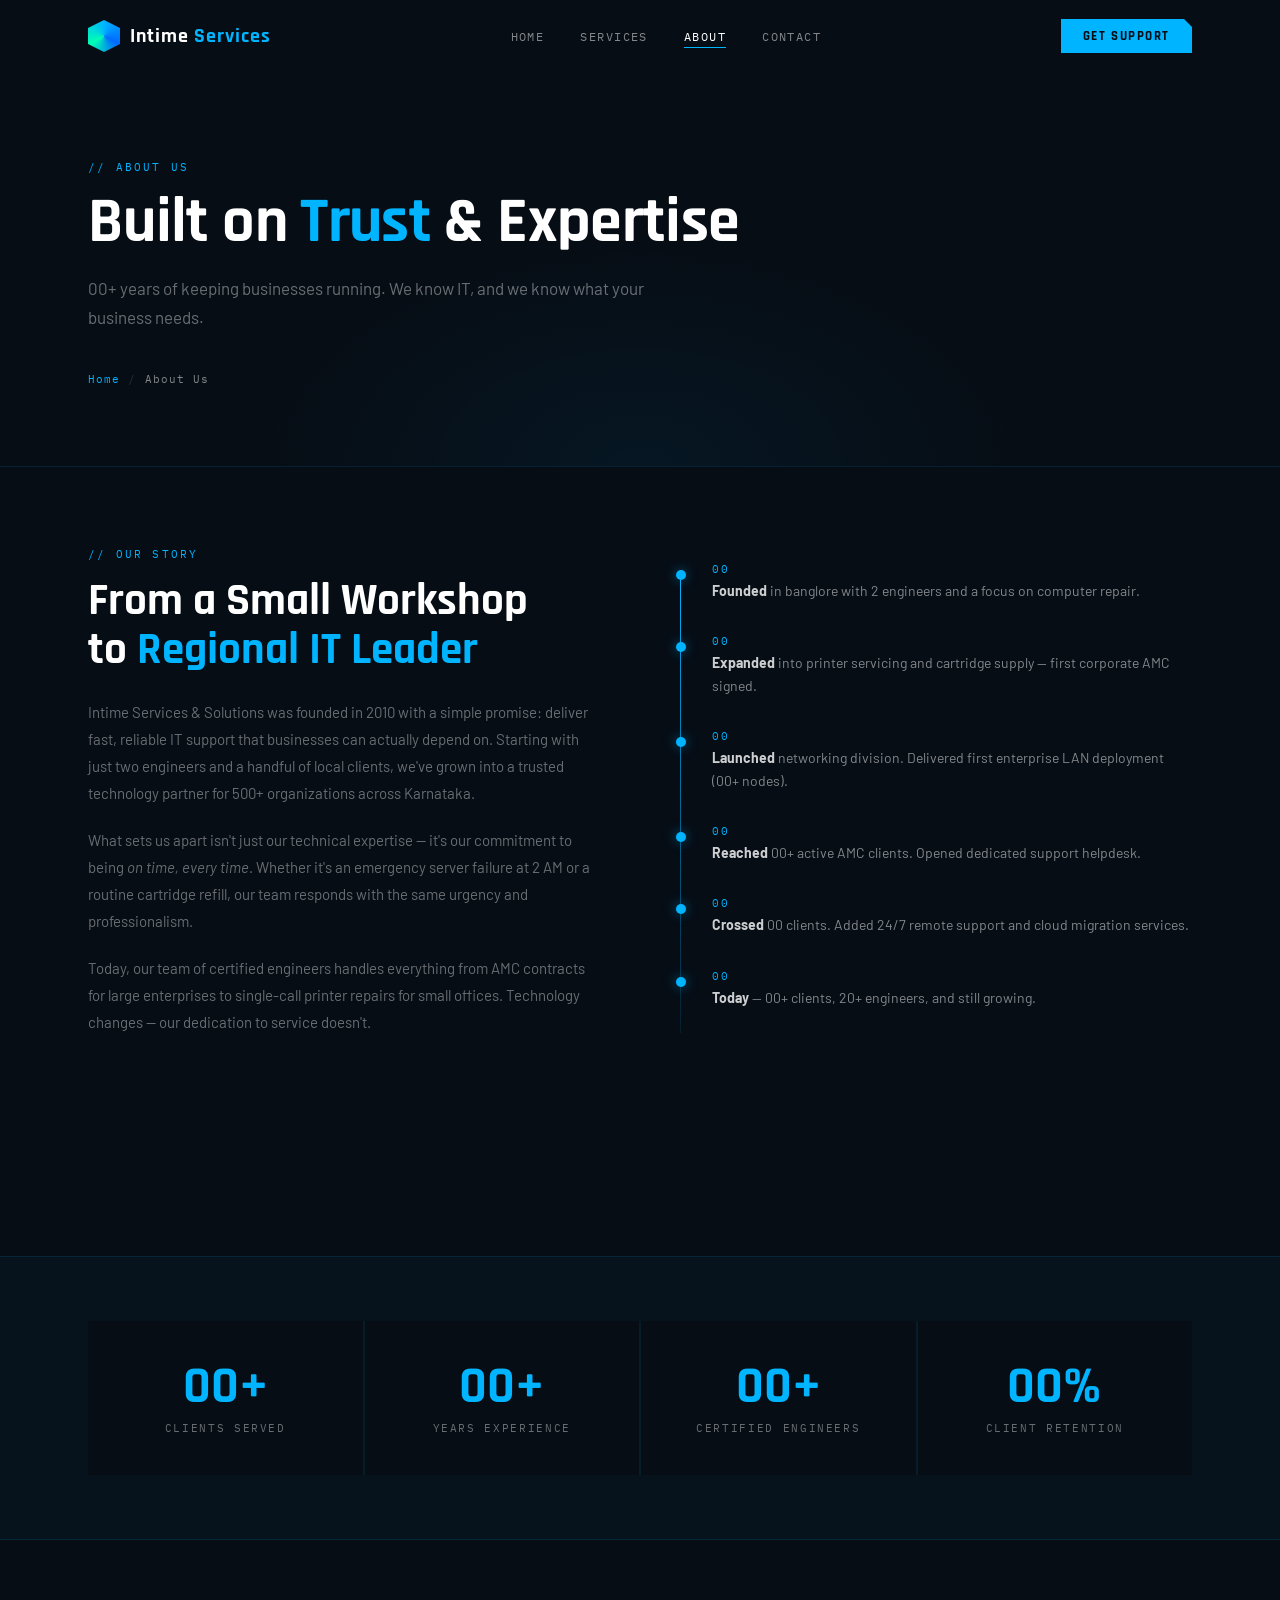
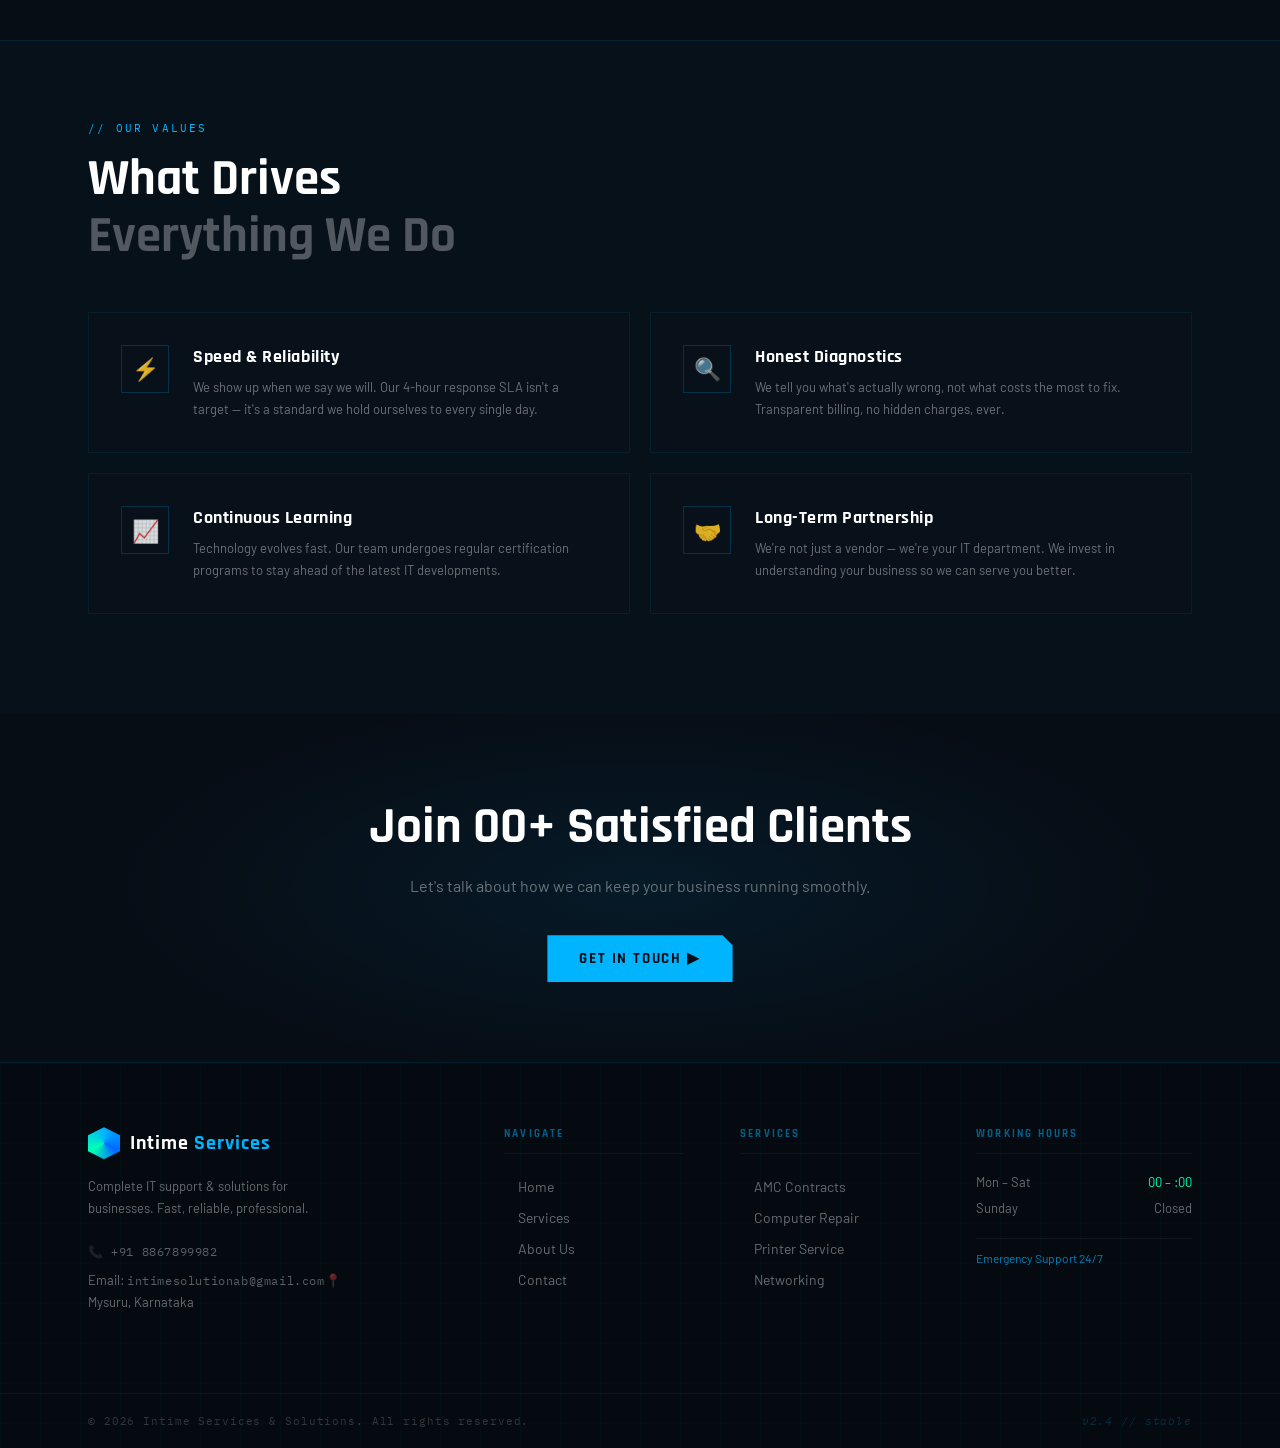
<file: about.html>
<!DOCTYPE html>
<html lang="en">
<head>
  <meta charset="UTF-8"/>
  <meta name="viewport" content="width=device-width, initial-scale=1.0"/>
  <title>About Us — Intime Services & Solutions</title>
  <link href="https://fonts.googleapis.com/css2?family=Rajdhani:wght@400;500;600;700&family=IBM+Plex+Mono:wght@300;400;500&family=Barlow:wght@300;400;500;600&display=swap" rel="stylesheet"/>
  <link rel="stylesheet" href="shared.css"/>
  <style>
    .about-section { padding: 80px 0 100px; }

    /* STORY */
    .story-grid {
      display: grid;
      grid-template-columns: 1fr 1fr;
      gap: 80px;
      align-items: center;
      margin-bottom: 100px;
    }
    .story-tag {
      font-family: 'IBM Plex Mono', monospace;
      font-size: 11px;
      color: var(--accent);
      letter-spacing: 0.2em;
      text-transform: uppercase;
      margin-bottom: 16px;
    }
    .story-title {
      font-family: 'Rajdhani', sans-serif;
      font-size: clamp(32px, 3.5vw, 52px);
      font-weight: 700;
      color: #fff;
      line-height: 1.1;
      margin-bottom: 24px;
    }
    .story-title span { color: var(--accent); }
    .story-body p {
      font-size: 15px;
      color: var(--muted);
      line-height: 1.8;
      margin-bottom: 20px;
    }

    /* TIMELINE */
    .story-timeline {
      position: relative;
      padding-left: 32px;
    }
    .story-timeline::before {
      content: '';
      position: absolute;
      left: 0; top: 8px; bottom: 8px;
      width: 1px;
      background: linear-gradient(180deg, var(--accent), rgba(0,180,255,0.1));
    }
    .tl-item {
      position: relative;
      margin-bottom: 32px;
    }
    .tl-item::before {
      content: '';
      position: absolute;
      left: -36px; top: 8px;
      width: 10px; height: 10px;
      border-radius: 50%;
      background: var(--accent);
      box-shadow: 0 0 12px rgba(0,180,255,0.5);
    }
    .tl-year {
      font-family: 'IBM Plex Mono', monospace;
      font-size: 11px;
      color: var(--accent);
      letter-spacing: 0.15em;
      margin-bottom: 4px;
    }
    .tl-text {
      font-family: 'Barlow', sans-serif;
      font-size: 14px;
      color: rgba(255,255,255,0.5);
      line-height: 1.6;
    }
    .tl-text strong { color: rgba(255,255,255,0.8); }

    /* STATS */
    .stats-band {
      background: rgba(0,180,255,0.03);
      border: 1px solid var(--border);
      border-left: none; border-right: none;
      padding: 64px 0;
      margin-bottom: 100px;
    }
    .stats-grid {
      display: grid;
      grid-template-columns: repeat(4, 1fr);
      gap: 2px;
      background: rgba(0,180,255,0.06);
    }
    .stat-box {
      background: var(--bg);
      padding: 40px 32px;
      text-align: center;
    }
    .stat-box-num {
      font-family: 'Rajdhani', sans-serif;
      font-size: 52px;
      font-weight: 700;
      color: var(--accent);
      line-height: 1;
      margin-bottom: 8px;
    }
    .stat-box-label {
      font-family: 'IBM Plex Mono', monospace;
      font-size: 11px;
      color: var(--muted);
      letter-spacing: 0.15em;
      text-transform: uppercase;
    }

    /* TEAM */
    .section-tag {
      font-family: 'IBM Plex Mono', monospace;
      font-size: 11px;
      color: var(--accent);
      letter-spacing: 0.2em;
      text-transform: uppercase;
      margin-bottom: 16px;
    }
    .section-title {
      font-family: 'Rajdhani', sans-serif;
      font-size: clamp(32px, 4vw, 52px);
      font-weight: 700;
      color: #fff;
      line-height: 1.1;
      margin-bottom: 48px;
    }
    .section-title .dim { color: rgba(255,255,255,0.3); }

    .team-grid {
      display: grid;
      grid-template-columns: repeat(3, 1fr);
      gap: 20px;
      margin-bottom: 100px;
    }
    .team-card {
      background: rgba(10,18,28,0.8);
      border: 1px solid rgba(0,180,255,0.1);
      padding: 36px;
      transition: all 0.3s;
      position: relative;
      overflow: hidden;
    }
    .team-card::before {
      content: '';
      position: absolute;
      bottom: 0; left: 0; right: 0;
      height: 2px;
      background: linear-gradient(90deg, transparent, var(--accent), transparent);
      transform: translateX(-100%);
      transition: transform 0.4s;
    }
    .team-card:hover::before { transform: translateX(0); }
    .team-card:hover { border-color: rgba(0,180,255,0.25); }
    .team-avatar {
      width: 64px; height: 64px;
      border-radius: 4px;
      background: linear-gradient(135deg, rgba(0,180,255,0.2), rgba(0,106,255,0.2));
      border: 1px solid rgba(0,180,255,0.2);
      display: flex;
      align-items: center;
      justify-content: center;
      font-size: 28px;
      margin-bottom: 20px;
    }
    .team-name {
      font-family: 'Rajdhani', sans-serif;
      font-size: 20px;
      font-weight: 700;
      color: #fff;
      letter-spacing: 0.03em;
      margin-bottom: 4px;
    }
    .team-role {
      font-family: 'IBM Plex Mono', monospace;
      font-size: 11px;
      color: var(--accent);
      letter-spacing: 0.12em;
      margin-bottom: 16px;
    }
    .team-bio {
      font-size: 13px;
      color: var(--muted);
      line-height: 1.7;
    }
    .team-skills {
      display: flex;
      flex-wrap: wrap;
      gap: 6px;
      margin-top: 16px;
    }
    .skill-tag {
      font-family: 'IBM Plex Mono', monospace;
      font-size: 10px;
      padding: 3px 8px;
      border: 1px solid rgba(0,180,255,0.15);
      color: rgba(0,180,255,0.6);
      letter-spacing: 0.08em;
    }

    /* VALUES */
    .values-section {
      padding: 80px 0 100px;
      background: rgba(0,180,255,0.02);
      border-top: 1px solid var(--border);
    }
    .values-grid {
      display: grid;
      grid-template-columns: repeat(2, 1fr);
      gap: 20px;
      margin-top: 48px;
    }
    .value-card {
      display: flex;
      gap: 24px;
      background: rgba(10,18,28,0.6);
      border: 1px solid rgba(0,180,255,0.08);
      padding: 32px;
      transition: border-color 0.2s;
    }
    .value-card:hover { border-color: rgba(0,180,255,0.2); }
    .value-icon {
      width: 48px; height: 48px;
      flex-shrink: 0;
      display: flex; align-items: center; justify-content: center;
      border: 1px solid rgba(0,180,255,0.2);
      font-size: 22px;
    }
    .value-card h3 {
      font-family: 'Rajdhani', sans-serif;
      font-size: 18px;
      font-weight: 700;
      color: #fff;
      margin-bottom: 8px;
      letter-spacing: 0.03em;
    }
    .value-card p {
      font-size: 13px;
      color: var(--muted);
      line-height: 1.7;
    }

    /* CTA */
    .cta-band {
      padding: 80px 0;
      text-align: center;
      position: relative;
      overflow: hidden;
    }
    .cta-band::before {
      content: '';
      position: absolute;
      inset: 0;
      background: radial-gradient(ellipse 60% 80% at 50% 50%, rgba(0,180,255,0.08) 0%, transparent 70%);
    }
    .cta-band h2 { font-family:'Rajdhani',sans-serif; font-size:clamp(32px,4vw,52px); font-weight:700; color:#fff; margin-bottom:16px; }
    .cta-band p { font-size:16px; color:var(--muted); margin-bottom:40px; }
    .btn-primary {
      display: inline-flex; align-items: center; gap: 10px;
      background: var(--accent); color: var(--bg);
      padding: 14px 32px;
      font-family: 'Rajdhani', sans-serif; font-size: 15px; font-weight: 700;
      letter-spacing: 0.12em; text-transform: uppercase; text-decoration: none;
      transition: all 0.25s;
      clip-path: polygon(0 0, calc(100% - 10px) 0, 100% 10px, 100% 100%, 0 100%);
    }
    .btn-primary:hover { background: #fff; transform: translateY(-2px); }

    @media (max-width: 900px) {
      .story-grid { grid-template-columns: 1fr; gap: 40px; }
      .stats-grid { grid-template-columns: 1fr 1fr; }
      .team-grid { grid-template-columns: 1fr 1fr; }
      .values-grid { grid-template-columns: 1fr; }
    }
    @media (max-width: 560px) {
      .stats-grid { grid-template-columns: 1fr 1fr; }
      .team-grid { grid-template-columns: 1fr; }
    }
  </style>
</head>
<body>
  <nav class="navbar" id="navbar">
    <div class="container nav-inner">
      <a href="index.html" class="nav-logo"><div class="logo-hex"></div><span>Intime <em>Services</em></span></a>
      <div class="nav-links" id="navLinks">
        <a href="index.html" class="nav-link">Home</a>
        <a href="services.html" class="nav-link">Services</a>
        <a href="about.html" class="nav-link active">About</a>
        <a href="contact.html" class="nav-link">Contact</a>
      </div>
      <a href="contact.html" class="nav-cta">Get Support</a>
      <button class="hamburger" id="hamburger"><span></span><span></span><span></span></button>
    </div>
  </nav>

  <main>
    <section class="page-hero">
      <div class="page-hero-bg"></div>
      <div class="container" style="position:relative;z-index:1;">
        <div class="page-hero-tag">// About Us</div>
        <h1>Built on <span>Trust</span> &amp; Expertise</h1>
        <p>00+ years of keeping businesses running. We know IT, and we know what your business needs.</p>
        <div class="breadcrumb">
          <a href="index.html">Home</a><span>/</span>
          <span style="color:rgba(255,255,255,0.5);">About Us</span>
        </div>
      </div>
    </section>

    <section class="about-section">
      <div class="container">
        <!-- STORY -->
        <div class="story-grid">
          <div class="story-body reveal">
            <div class="story-tag">// Our Story</div>
            <h2 class="story-title">From a Small Workshop<br/>to <span>Regional IT Leader</span></h2>
            <p>Intime Services &amp; Solutions was founded in 2010 with a simple promise: deliver fast, reliable IT support that businesses can actually depend on. Starting with just two engineers and a handful of local clients, we've grown into a trusted technology partner for 500+ organizations across Karnataka.</p>
            <p>What sets us apart isn't just our technical expertise — it's our commitment to being <em>on time, every time</em>. Whether it's an emergency server failure at 2 AM or a routine cartridge refill, our team responds with the same urgency and professionalism.</p>
            <p>Today, our team of certified engineers handles everything from AMC contracts for large enterprises to single-call printer repairs for small offices. Technology changes — our dedication to service doesn't.</p>
          </div>
          <div class="story-timeline reveal">
            <div class="tl-item">
              <div class="tl-year">00</div>
              <div class="tl-text"><strong>Founded</strong> in  banglore with 2 engineers and a focus on computer repair.</div>
            </div>
            <div class="tl-item">
              <div class="tl-year">00</div>
              <div class="tl-text"><strong>Expanded</strong> into printer servicing and cartridge supply — first corporate AMC signed.</div>
            </div>
            <div class="tl-item">
              <div class="tl-year">00</div>
              <div class="tl-text"><strong>Launched</strong> networking division. Delivered first enterprise LAN deployment (00+ nodes).</div>
            </div>
            <div class="tl-item">
              <div class="tl-year">00</div>
              <div class="tl-text"><strong>Reached</strong> 00+ active AMC clients. Opened dedicated support helpdesk.</div>
            </div>
            <div class="tl-item">
              <div class="tl-year">00</div>
              <div class="tl-text"><strong>Crossed</strong> 00 clients. Added 24/7 remote support and cloud migration services.</div>
            </div>
            <div class="tl-item">
              <div class="tl-year">00</div>
              <div class="tl-text"><strong>Today</strong> — 00+ clients, 20+ engineers, and still growing.</div>
            </div>
          </div>
        </div>
      </div>
    </section>

    <!-- STATS BAND -->
    <div class="stats-band">
      <div class="container">
        <div class="stats-grid">
          <div class="stat-box reveal"><div class="stat-box-num">00+</div><div class="stat-box-label">Clients Served</div></div>
          <div class="stat-box reveal"><div class="stat-box-num">00+</div><div class="stat-box-label">Years Experience</div></div>
          <div class="stat-box reveal"><div class="stat-box-num">00+</div><div class="stat-box-label">Certified Engineers</div></div>
          <div class="stat-box reveal"><div class="stat-box-num">00%</div><div class="stat-box-label">Client Retention</div></div>
        </div>
      </div>
    </div>

     <!--for future use -->
    <!-- TEAM -->
    <!-- <section class="about-section" style="padding-top:0;">
      <div class="container">
        <div class="section-tag">// Our Team</div>
        <h2 class="section-title">The People Behind<br/><span class="dim">Every Fix</span></h2>
        <div class="team-grid">
          <div class="team-card reveal">
            <div class="team-avatar">👨‍💼</div>
            <div class="team-name">Rajesh Kumar</div>
            <div class="team-role">Founder &amp; CEO</div>
            <div class="team-bio">15+ years in IT infrastructure. Leads strategy and enterprise client relationships. Cisco CCNA certified.</div>
            <div class="team-skills">
              <span class="skill-tag">CCNA</span>
              <span class="skill-tag">Project Mgmt</span>
              <span class="skill-tag">Enterprise IT</span>
            </div>
          </div>
          <div class="team-card reveal">
            <div class="team-avatar">👨‍🔧</div>
            <div class="team-name">Suresh Babu</div>
            <div class="team-role">Head of Engineering</div>
            <div class="team-bio">Expert in hardware diagnostics and server infrastructure. Leads a team of 12 field engineers across Karnataka.</div>
            <div class="team-skills">
              <span class="skill-tag">CompTIA A+</span>
              <span class="skill-tag">Server Admin</span>
              <span class="skill-tag">Hardware</span>
            </div>
          </div>
          <div class="team-card reveal">
            <div class="team-avatar">👩‍💻</div>
            <div class="team-name">Priya Nair</div>
            <div class="team-role">Network Specialist</div>
            <div class="team-bio">Designs and deploys network infrastructure for enterprise clients. Specialist in WiFi 6, Cisco, and security hardening.</div>
            <div class="team-skills">
              <span class="skill-tag">CCNP</span>
              <span class="skill-tag">WiFi 6</span>
              <span class="skill-tag">Firewall</span>
            </div>
          </div>
          <div class="team-card reveal">
            <div class="team-avatar">🖨</div>
            <div class="team-name">Mohan Rao</div>
            <div class="team-role">Printer &amp; Supply Lead</div>
            <div class="team-bio">10 years specializing in printer maintenance and cartridge supply. Manages vendor relationships for 15+ printer brands.</div>
            <div class="team-skills">
              <span class="skill-tag">HP Certified</span>
              <span class="skill-tag">Canon Svc</span>
              <span class="skill-tag">Supply Chain</span>
            </div>
          </div>
          <div class="team-card reveal">
            <div class="team-avatar">📞</div>
            <div class="team-name">Anitha Reddy</div>
            <div class="team-role">Client Success Manager</div>
            <div class="team-bio">Ensures all AMC clients receive timely service and satisfaction. Manages SLA compliance and escalation handling.</div>
            <div class="team-skills">
              <span class="skill-tag">ITIL v4</span>
              <span class="skill-tag">SLA Mgmt</span>
              <span class="skill-tag">CRM</span>
            </div>
          </div>
          <div class="team-card reveal">
            <div class="team-avatar">🔒</div>
            <div class="team-name">Vikram Shetty</div>
            <div class="team-role">IT Security Analyst</div>
            <div class="team-bio">Handles network security audits, vulnerability assessments, and security training for client organizations.</div>
            <div class="team-skills">
              <span class="skill-tag">CEH</span>
              <span class="skill-tag">Penetration Testing</span>
              <span class="skill-tag">VPN</span>
            </div>
          </div>
        </div>
      </div>
    </section> -->

    <!-- VALUES -->
    <section class="values-section">
      <div class="container">
        <div class="section-tag">// Our Values</div>
        <h2 class="section-title">What Drives<br/><span class="dim">Everything We Do</span></h2>
        <div class="values-grid">
          <div class="value-card reveal">
            <div class="value-icon">⚡</div>
            <div>
              <h3>Speed &amp; Reliability</h3>
              <p>We show up when we say we will. Our 4-hour response SLA isn't a target — it's a standard we hold ourselves to every single day.</p>
            </div>
          </div>
          <div class="value-card reveal">
            <div class="value-icon">🔍</div>
            <div>
              <h3>Honest Diagnostics</h3>
              <p>We tell you what's actually wrong, not what costs the most to fix. Transparent billing, no hidden charges, ever.</p>
            </div>
          </div>
          <div class="value-card reveal">
            <div class="value-icon">📈</div>
            <div>
              <h3>Continuous Learning</h3>
              <p>Technology evolves fast. Our team undergoes regular certification programs to stay ahead of the latest IT developments.</p>
            </div>
          </div>
          <div class="value-card reveal">
            <div class="value-icon">🤝</div>
            <div>
              <h3>Long-Term Partnership</h3>
              <p>We're not just a vendor — we're your IT department. We invest in understanding your business so we can serve you better.</p>
            </div>
          </div>
        </div>
      </div>
    </section>

    <!-- CTA -->
    <section class="cta-band">
      <div class="container" style="position:relative;z-index:1;">
        <h2>Join 00+ Satisfied Clients</h2>
        <p>Let's talk about how we can keep your business running smoothly.</p>
        <a href="contact.html" class="btn-primary">Get in Touch ▶</a>
      </div>
    </section>
  </main>

  <footer class="site-footer">
    <div class="footer-grid-bg"></div>
    <div class="container footer-inner">
      <div class="footer-brand">
        <a href="index.html" class="nav-logo" style="margin-bottom:16px;"><div class="logo-hex"></div><span>Intime <em>Services</em></span></a>
        <p>Complete IT support &amp; solutions for businesses. Fast, reliable, professional.</p>
        <div class="footer-contact-list">
          <a href="tel:+911234567890">📞 +91 8867899982</a>
           <p>Email: <a href="intimesolutionab@gmail.com">intimesolutionab@gmail.com</a
          <span>📍 Mysuru, Karnataka</span>
        </div>
      </div>
      <div class="footer-col">
        <div class="footer-col-head">Navigate</div>
        <ul>
          <li><a href="index.html">Home</a></li>
          <li><a href="services.html">Services</a></li>
          <li><a href="about.html">About Us</a></li>
          <li><a href="contact.html">Contact</a></li>
        </ul>
      </div>
      <div class="footer-col">
        <div class="footer-col-head">Services</div>
        <ul>
          <li><a href="services.html#amc">AMC Contracts</a></li>
          <li><a href="services.html#computer">Computer Repair</a></li>
          <li><a href="services.html#printer">Printer Service</a></li>
          <li><a href="services.html#networking">Networking</a></li>
        </ul>
      </div>
      <div class="footer-col">
        <div class="footer-col-head">Working Hours</div>
        <div class="hours-list">
          <div><span>Mon – Sat</span><span class="accent-text"> 00 – :00</span></div>
          <div><span>Sunday</span><span>Closed</span></div>
          <div style="margin-top:12px;padding-top:12px;border-top:1px solid rgba(255,255,255,0.06)">
            <span style="color:rgba(0,180,255,0.7);font-size:12px;">Emergency Support 24/7</span>
          </div>
        </div>
      </div>
    </div>
    <div class="footer-bottom">
      <div class="container footer-bottom-inner">
        <span>© 2026 Intime Services &amp; Solutions. All rights reserved.</span>
        <span class="footer-version">v2.4 // stable</span>
      </div>
    </div>
  </footer>

  <script src="shared.js"></script>
</body>
</html>
</file>
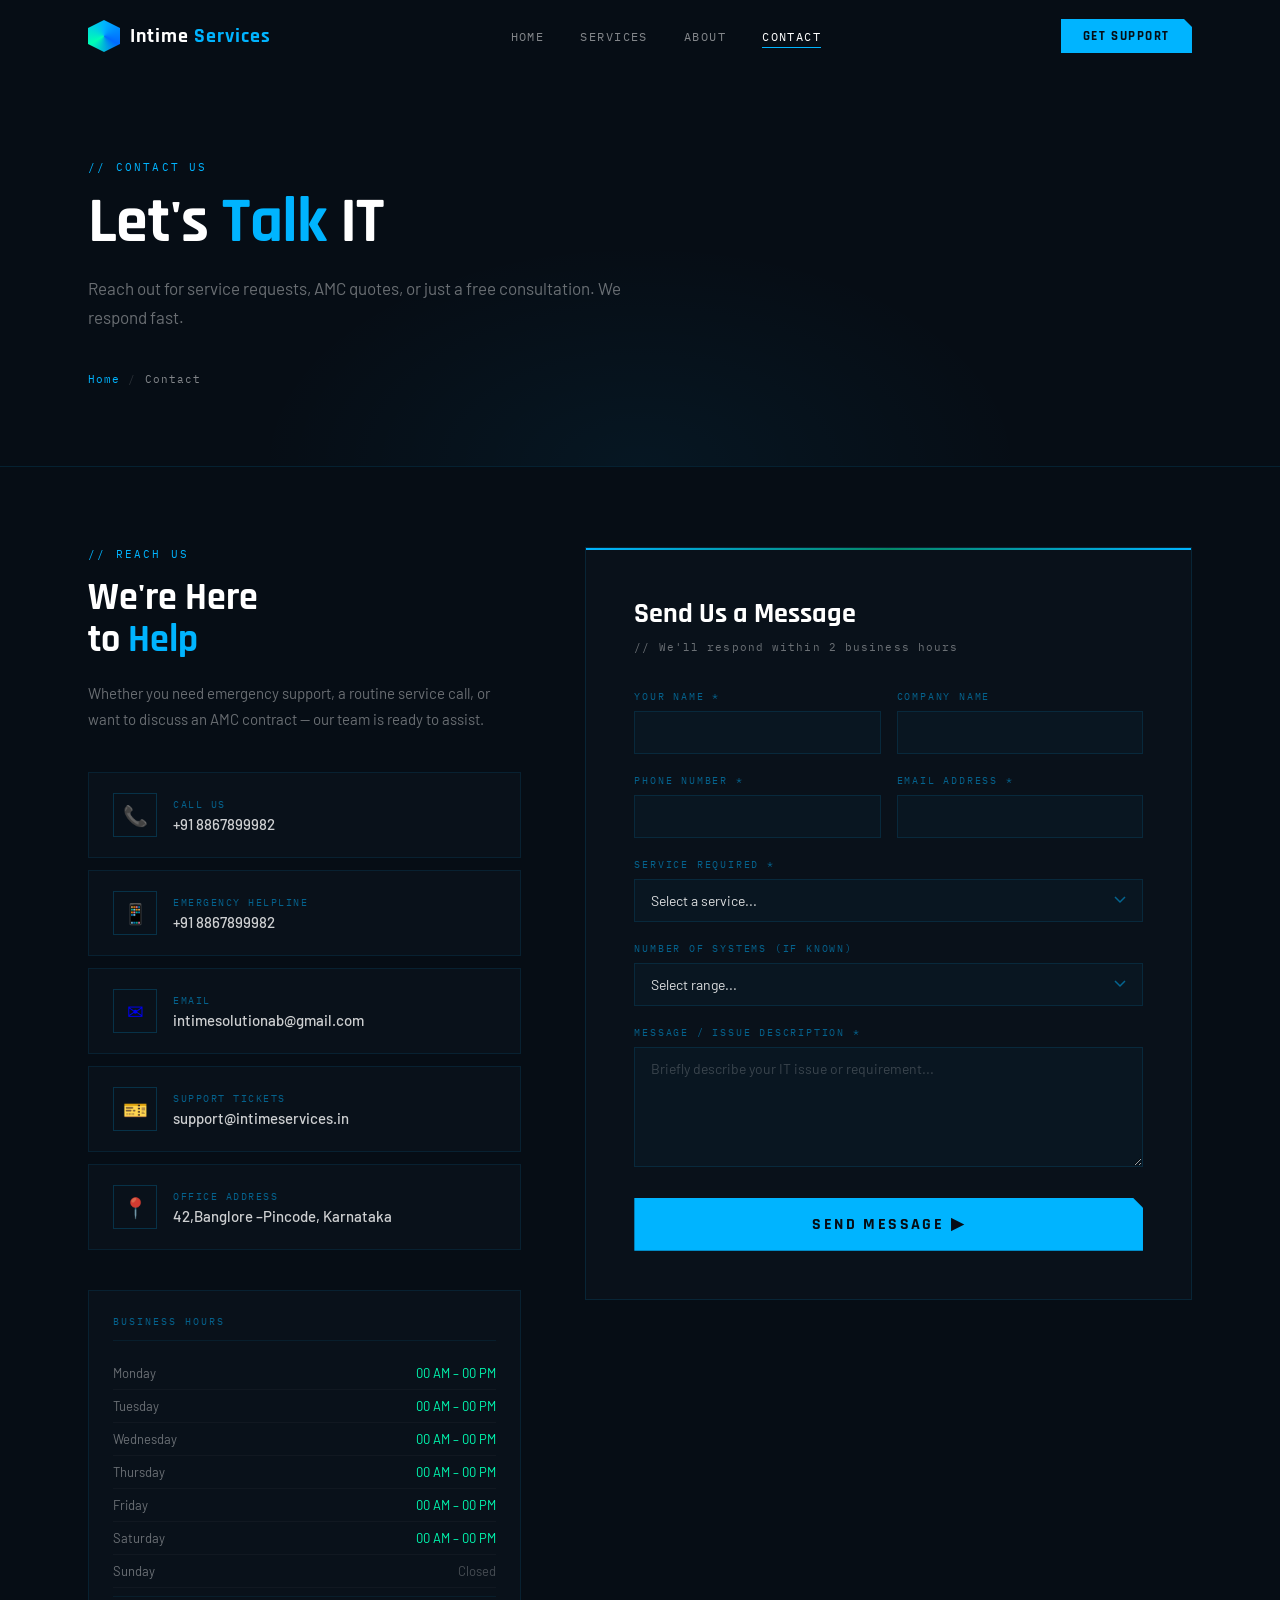
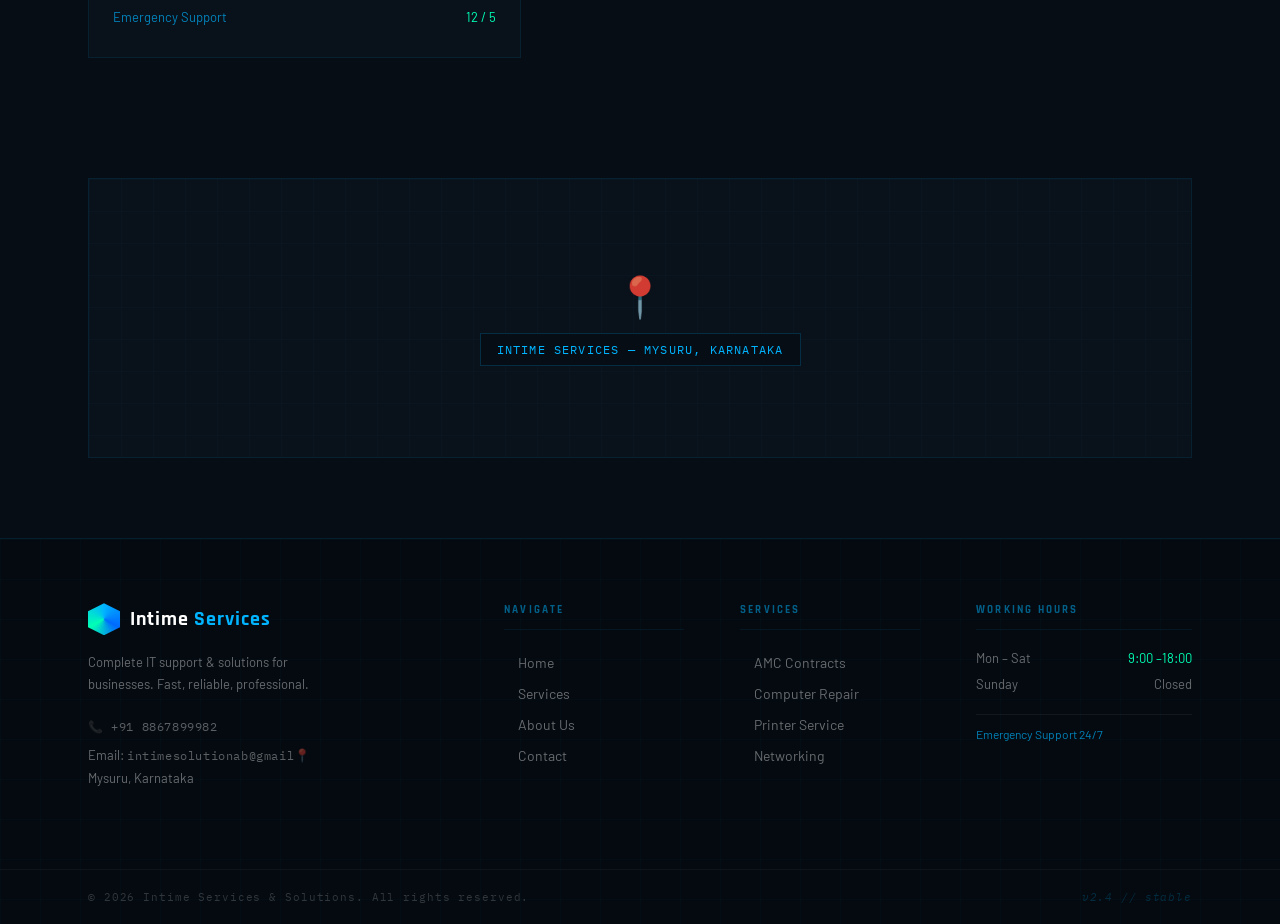
<file: contact.html>
<!DOCTYPE html>
<html lang="en">
<head>
  <meta charset="UTF-8">
  <meta name="viewport" content="width=device-width, initial-scale=1.0">
  <title>Contact — Intime Services & Solutions</title>
  <link href="https://fonts.googleapis.com/css2?family=Rajdhani:wght@400;500;600;700&family=IBM+Plex+Mono:wght@300;400;500&family=Barlow:wght@300;400;500;600&display=swap" rel="stylesheet">
  <link rel="stylesheet" href="shared.css">
  <style>
    .contact-section { padding: 80px 0 120px; }

    .contact-layout {
      display: grid;
      grid-template-columns: 1fr 1.4fr;
      gap: 64px;
      align-items: start;
    }

    /* LEFT PANEL */

    /*waring triggered line that,s why i comented*/
    /* .contact-info {} */
    .ci-tag {
      font-family: 'IBM Plex Mono', monospace;
      font-size: 11px;
      color: var(--accent);
      letter-spacing: 0.2em;
      text-transform: uppercase;
      margin-bottom: 16px;
    }
    .ci-title {
      font-family: 'Rajdhani', sans-serif;
      font-size: clamp(28px, 3vw, 44px);
      font-weight: 700;
      color: #fff;
      line-height: 1.1;
      margin-bottom: 20px;
    }
    .ci-title span { color: var(--accent); }
    .ci-desc {
      font-size: 15px;
      color: var(--muted);
      line-height: 1.7;
      margin-bottom: 40px;
    }

    .contact-cards { display: flex; flex-direction: column; gap: 12px; margin-bottom: 40px; }
    .contact-card {
      display: flex;
      align-items: center;
      gap: 16px;
      background: rgba(10,18,28,0.8);
      border: 1px solid rgba(0,180,255,0.1);
      padding: 20px 24px;
      transition: all 0.2s;
      text-decoration: none;
    }
    .contact-card:hover { border-color: rgba(0,180,255,0.3); background: rgba(0,180,255,0.04); }
    .cc-icon {
      width: 44px; height: 44px;
      flex-shrink: 0;
      display: flex; align-items: center; justify-content: center;
      border: 1px solid rgba(0,180,255,0.2);
      font-size: 20px;
    }
    .cc-label {
      font-family: 'IBM Plex Mono', monospace;
      font-size: 10px;
      color: rgba(0,180,255,0.5);
      letter-spacing: 0.15em;
      text-transform: uppercase;
      margin-bottom: 4px;
    }
    .cc-value {
      font-family: 'Barlow', sans-serif;
      font-size: 15px;
      font-weight: 500;
      color: rgba(255,255,255,0.8);
    }

    /* HOURS */
    .hours-card {
      background: rgba(10,18,28,0.8);
      border: 1px solid rgba(0,180,255,0.1);
      padding: 24px;
    }
    .hours-title {
      font-family: 'IBM Plex Mono', monospace;
      font-size: 10px;
      color: rgba(0,180,255,0.5);
      letter-spacing: 0.2em;
      text-transform: uppercase;
      margin-bottom: 16px;
      padding-bottom: 12px;
      border-bottom: 1px solid rgba(0,180,255,0.08);
    }
    .hours-row {
      display: flex;
      justify-content: space-between;
      padding: 8px 0;
      font-size: 13px;
      color: var(--muted);
      border-bottom: 1px solid rgba(255,255,255,0.03);
    }
    .hours-row:last-child { border-bottom: none; }
    .hours-open { color: var(--accent2); }
    .hours-closed { color: rgba(255,255,255,0.25); }

    /* FORM */
    .contact-form-wrap {
      background: rgba(10,18,28,0.8);
      border: 1px solid rgba(0,180,255,0.12);
      padding: 48px;
      position: relative;
      overflow: hidden;
    }
    .contact-form-wrap::before {
      content: '';
      position: absolute;
      top: 0; left: 0; right: 0;
      height: 2px;
      background: linear-gradient(90deg, var(--accent), rgba(0,255,180,0.5), var(--accent));
    }
    .form-title {
      font-family: 'Rajdhani', sans-serif;
      font-size: 28px;
      font-weight: 700;
      color: #fff;
      margin-bottom: 8px;
    }
    .form-sub {
      font-family: 'IBM Plex Mono', monospace;
      font-size: 11px;
      color: var(--muted);
      letter-spacing: 0.1em;
      margin-bottom: 36px;
    }

    .form-row { display: grid; grid-template-columns: 1fr 1fr; gap: 16px; }
    .form-group { margin-bottom: 20px; }
    .form-group label {
      display: block;
      font-family: 'IBM Plex Mono', monospace;
      font-size: 10px;
      color: rgba(0,180,255,0.5);
      letter-spacing: 0.18em;
      text-transform: uppercase;
      margin-bottom: 8px;
    }
    .form-group input,
    .form-group select,
    .form-group textarea {
      width: 100%;
      background: rgba(0,180,255,0.03);
      border: 1px solid rgba(0,180,255,0.12);
      color: rgba(255,255,255,0.85);
      padding: 12px 16px;
      font-family: 'Barlow', sans-serif;
      font-size: 14px;
      outline: none;
      transition: border-color 0.2s;
      appearance: none;
    }
    .form-group select {
      background-image: url("data:image/svg+xml,%3Csvg xmlns='http://www.w3.org/2000/svg' width='12' height='8' viewBox='0 0 12 8'%3E%3Cpath d='M1 1l5 5 5-5' stroke='rgba(0,180,255,0.5)' stroke-width='1.5' fill='none'/%3E%3C/svg%3E");
      background-repeat: no-repeat;
      background-position: right 16px center;
      padding-right: 40px;
      cursor: pointer;
    }
    .form-group select option { background: #0a1420; }
    .form-group input:focus,
    .form-group select:focus,
    .form-group textarea:focus {
      border-color: rgba(0,180,255,0.4);
      background: rgba(0,180,255,0.05);
    }
    .form-group input::placeholder,
    .form-group textarea::placeholder { color: rgba(255,255,255,0.2); }
    .form-group textarea { resize: vertical; min-height: 120px; }

    .form-submit {
      width: 100%;
      background: var(--accent);
      color: var(--bg);
      border: none;
      padding: 16px;
      font-family: 'Rajdhani', sans-serif;
      font-size: 16px;
      font-weight: 700;
      letter-spacing: 0.15em;
      text-transform: uppercase;
      cursor: pointer;
      transition: all 0.25s;
      clip-path: polygon(0 0, calc(100% - 10px) 0, 100% 10px, 100% 100%, 0 100%);
      margin-top: 8px;
    }
    .form-submit:hover { background: #fff; transform: translateY(-2px); }

    .form-success {
      display: none;
      text-align: center;
      padding: 48px 0;
    }
    .form-success.show { display: block; }
    .form-success-icon { font-size: 48px; margin-bottom: 16px; }
    .form-success h3 {
      font-family: 'Rajdhani', sans-serif;
      font-size: 28px;
      font-weight: 700;
      color: var(--accent2);
      margin-bottom: 8px;
    }
    .form-success p { color: var(--muted); font-size: 14px; }

    /* MAP PLACEHOLDER */
    .map-section { padding: 0 0 80px; }
    .map-placeholder {
      background: rgba(10,18,28,0.8);
      border: 1px solid rgba(0,180,255,0.1);
      height: 280px;
      display: flex;
      align-items: center;
      justify-content: center;
      position: relative;
      overflow: hidden;
    }
    .map-placeholder::before {
      content: '';
      position: absolute;
      inset: 0;
      background:
        linear-gradient(rgba(0,180,255,0.03) 1px, transparent 1px),
        linear-gradient(90deg, rgba(0,180,255,0.03) 1px, transparent 1px);
      background-size: 32px 32px;
    }
    .map-pin {
      position: relative;
      z-index: 1;
      text-align: center;
    }
    .map-pin-icon {
      font-size: 40px;
      display: block;
      margin-bottom: 12px;
      animation: bounce 2s ease-in-out infinite;
    }
    @keyframes bounce {
      0%, 100% { transform: translateY(0); }
      50% { transform: translateY(-8px); }
    }
    .map-pin-label {
      font-family: 'IBM Plex Mono', monospace;
      font-size: 12px;
      color: var(--accent);
      letter-spacing: 0.1em;
      background: rgba(6,13,21,0.9);
      padding: 8px 16px;
      border: 1px solid rgba(0,180,255,0.2);
    }

    @media (max-width: 900px) {
      .contact-layout { grid-template-columns: 1fr; gap: 40px; }
      .form-row { grid-template-columns: 1fr; }
      .contact-form-wrap { padding: 32px 24px; }
    }
  </style>
</head>
<body>
  <nav class="navbar" id="navbar">
    <div class="container nav-inner">
      <a href="index.html" class="nav-logo"><div class="logo-hex"></div><span>Intime <em>Services</em></span></a>
      <div class="nav-links" id="navLinks">
        <a href="index.html" class="nav-link">Home</a>
        <a href="services.html" class="nav-link">Services</a>
        <a href="about.html" class="nav-link">About</a>
        <a href="contact.html" class="nav-link active">Contact</a>
      </div>
      <a href="contact.html" class="nav-cta">Get Support</a>
      <button class="hamburger" id="hamburger"><span></span><span></span><span></span></button>
    </div>
  </nav>

  <main>
    <section class="page-hero">
      <div class="page-hero-bg"></div>
      <div class="container" style="position:relative;z-index:1;">
        <div class="page-hero-tag">// Contact Us</div>
        <h1>Let's <span>Talk</span> IT</h1>
        <p>Reach out for service requests, AMC quotes, or just a free consultation. We respond fast.</p>
        <div class="breadcrumb">
          <a href="index.html">Home</a><span>/</span>
          <span style="color:rgba(255,255,255,0.5);">Contact</span>
        </div>
      </div>
    </section>

    <section class="contact-section">
      <div class="container">
        <div class="contact-layout">

          <!-- LEFT INFO -->
          <div class="contact-info reveal">
            <div class="ci-tag">// Reach Us</div>
            <h2 class="ci-title">We're Here<br>to <span>Help</span></h2>
            <p class="ci-desc">Whether you need emergency support, a routine service call, or want to discuss an AMC contract — our team is ready to assist.</p>

            <div class="contact-cards">
              <a href="tel:8867899982" class="contact-card">
                <div class="cc-icon">📞</div>
                <div>
                  <div class="cc-label">Call Us</div>
                  <div class="cc-value">+91 8867899982</div>
                </div>
              </a>
              <a href="tel:+919876543210" class="contact-card">
                <div class="cc-icon">📱</div>
                <div>
                  <div class="cc-label">Emergency Helpline</div>
                  <div class="cc-value">+91 8867899982</div>
                </div>
              </a>
              <a href="mailto:info@intimeservices.in" class="contact-card">
                <div class="cc-icon">✉</div>
                <div>
                  <div class="cc-label">Email</div>
                  <div class="cc-value">intimesolutionab@gmail.com</div>
                </div>
              </a>
              <a href="mailto:support@intimeservices.in" class="contact-card">
                <div class="cc-icon">🎫</div>
                <div>
                  <div class="cc-label">Support Tickets</div>
                  <div class="cc-value">support@intimeservices.in</div>
                </div>
              </a>
              <div class="contact-card" style="cursor:default;">
                <div class="cc-icon">📍</div>
                <div>
                  <div class="cc-label">Office Address</div>
                  <div class="cc-value">42,Banglore  &ndash;Pincode, Karnataka</div>
                </div>
              </div>
            </div>

            <div class="hours-card">
              <div class="hours-title">Business Hours</div>
              <div class="hours-row"><span>Monday</span><span class="hours-open">00 AM &ndash; 00 PM</span></div>
              <div class="hours-row"><span>Tuesday</span><span class="hours-open">00 AM &ndash; 00 PM</span></div>
              <div class="hours-row"><span>Wednesday</span><span class="hours-open">00 AM &ndash; 00 PM</span></div>
              <div class="hours-row"><span>Thursday</span><span class="hours-open">00 AM &ndash; 00 PM</span></div>
              <div class="hours-row"><span>Friday</span><span class="hours-open">00 AM &ndash; 00 PM</span></div>
              <div class="hours-row"><span>Saturday</span><span class="hours-open">00 AM &ndash; 00 PM</span></div>
              <div class="hours-row"><span>Sunday</span><span class="hours-closed">Closed</span></div>
              <div class="hours-row" style="margin-top:8px;border-top:1px solid rgba(0,180,255,0.08);padding-top:12px;">
                <span style="color:rgba(0,180,255,0.7);">Emergency Support</span>
                <span class="hours-open">12 / 5</span>
              </div>
            </div>
          </div>

          <!-- RIGHT FORM -->
          <div class="contact-form-wrap reveal">
            <div id="formContent">
              <div class="form-title">Send Us a Message</div>
              <div class="form-sub">// We'll respond within 2 business hours</div>

              <div class="form-row">
                <div class="form-group">
                  <label>Your Name *</label>
                  <input type="text" id="fname" placeholder="" required>
                </div>
                <div class="form-group">
                  <label>Company Name</label>
                  <input type="text" id="fcompany" placeholder="">
                </div>
              </div>

              <div class="form-row">
                <div class="form-group">
                  <label>Phone Number *</label>
                  <input type="tel" id="fphone" placeholder="" required>           </div>
                <div class="form-group">
                  <label>Email Address *</label>
                  <input type="email" id="femail" placeholder="" required>
                                 </div>
              </div>

              <div class="form-group">
                <label>Service Required *</label>
                <select id="fservice">
                  <option value="" disabled selected>Select a service...</option>
                  <option>AMC / Annual Maintenance Contract</option>
                  <option>Computer Repair &amp; Service</option>
                  <option>Printer Service &amp; Repair</option>
                  <option>Cartridge Refill / Supply</option>
                  <option>Networking Setup</option>
                  <option>Emergency Support</option>
                  <option>Other / General Enquiry</option>
                </select>
              </div>

              <div class="form-group">
                <label>Number of Systems (if known)</label>
                <select id="fsystems">
                  <option value="" disabled selected>Select range...</option>
                  <option>1 &ndash;5 systems</option>
                  <option>6 &ndash; 20 systems</option>
                  <option>21 &ndash;50 systems</option>
                  <option>51 &ndash;100 systems</option>
                  <option>100+ systems</option>
                </select>
              </div>

              <div class="form-group">
                <label>Message / Issue Description *</label>
                <textarea id="fmessage" placeholder="Briefly describe your IT issue or requirement..."></textarea>
              </div>

              <button class="form-submit" onclick="submitForm()">Send Message ▶</button>
            </div>

            <div class="form-success" id="formSuccess">
              <div class="form-success-icon">✅</div>
              <h3>Message Sent!</h3>
              <p>Thank you for reaching out. Our team will contact you within 2 business hours.</p>
              <p style="margin-top:8px;color:rgba(0,180,255,0.6);font-family:'IBM Plex Mono',monospace;font-size:11px;">For emergencies, call: +91 987 654 3210</p>
            </div>
          </div>
        </div>
      </div>
    </section>

    <!-- MAP -->
  
    <div class="map-section">
      <div class="container">
        <div class="map-placeholder">
          <div class="map-pin">
            <span class="map-pin-icon">📍</span>
            <div class="map-pin-label">INTIME SERVICES — MYSURU, KARNATAKA</div>
          </div>
        </div>
      </div>
    </div>
  </main>

  <footer class="site-footer">
    <div class="footer-grid-bg"></div>
    <div class="container footer-inner">
      <div class="footer-brand">
        <a href="index.html" class="nav-logo" style="margin-bottom:16px;"><div class="logo-hex"></div><span>Intime <em>Services</em></span></a>
        <p>Complete IT support &amp; solutions for businesses. Fast, reliable, professional.</p>
        <div class="footer-contact-list">
          <a href="tel:+8867899982">📞 +91 8867899982</a>
           <p>Email: <a href="mailto:intimesolutionab@email.com">intimesolutionab@gmail</a
          <span>📍 Mysuru, Karnataka</span>
        </div>
      </div>
      <div class="footer-col">
        <div class="footer-col-head">Navigate</div>
        <ul>
          <li><a href="index.html">Home</a></li>
          <li><a href="services.html">Services</a></li>
          <li><a href="about.html">About Us</a></li>
          <li><a href="contact.html">Contact</a></li>
        </ul>
      </div>
      <div class="footer-col">
        <div class="footer-col-head">Services</div>
        <ul>
          <li><a href="services.html#amc">AMC Contracts</a></li>
          <li><a href="services.html#computer">Computer Repair</a></li>
          <li><a href="services.html#printer">Printer Service</a></li>
          <li><a href="services.html#networking">Networking</a></li>
        </ul>
      </div>
      <div class="footer-col">
        <div class="footer-col-head">Working Hours</div>
        <div class="hours-list">
          <div><span>Mon &ndash; Sat</span><span class="accent-text">9:00 &ndash;18:00</span></div>
          <div><span>Sunday</span><span>Closed</span></div>
          <div style="margin-top:12px;padding-top:12px;border-top:1px solid rgba(255,255,255,0.06)">
            <span style="color:rgba(0,180,255,0.7);font-size:12px;">Emergency Support 24/7</span>
          </div>
        </div>
      </div>
    </div>
    <div class="footer-bottom">
      <div class="container footer-bottom-inner">
        <span>© 2026 Intime Services &amp; Solutions. All rights reserved.</span>
        <span class="footer-version">v2.4 // stable</span>
      </div>
    </div>
  </footer>

  <script src="shared.js"></script>
  <script>
    function submitForm() {
      const name = document.getElementById('fname').value;
      const phone = document.getElementById('fphone').value;
      const email = document.getElementById('femail').value;
      const service = document.getElementById('fservice').value;
      const message = document.getElementById('fmessage').value;
      if (!name || !phone || !email || !service || !message) {
        alert('Please fill in all required fields.');
        return;
      }
      document.getElementById('formContent').style.display = 'none';
      document.getElementById('formSuccess').classList.add('show');
    }
  </script>
</body>
</html>
</file>
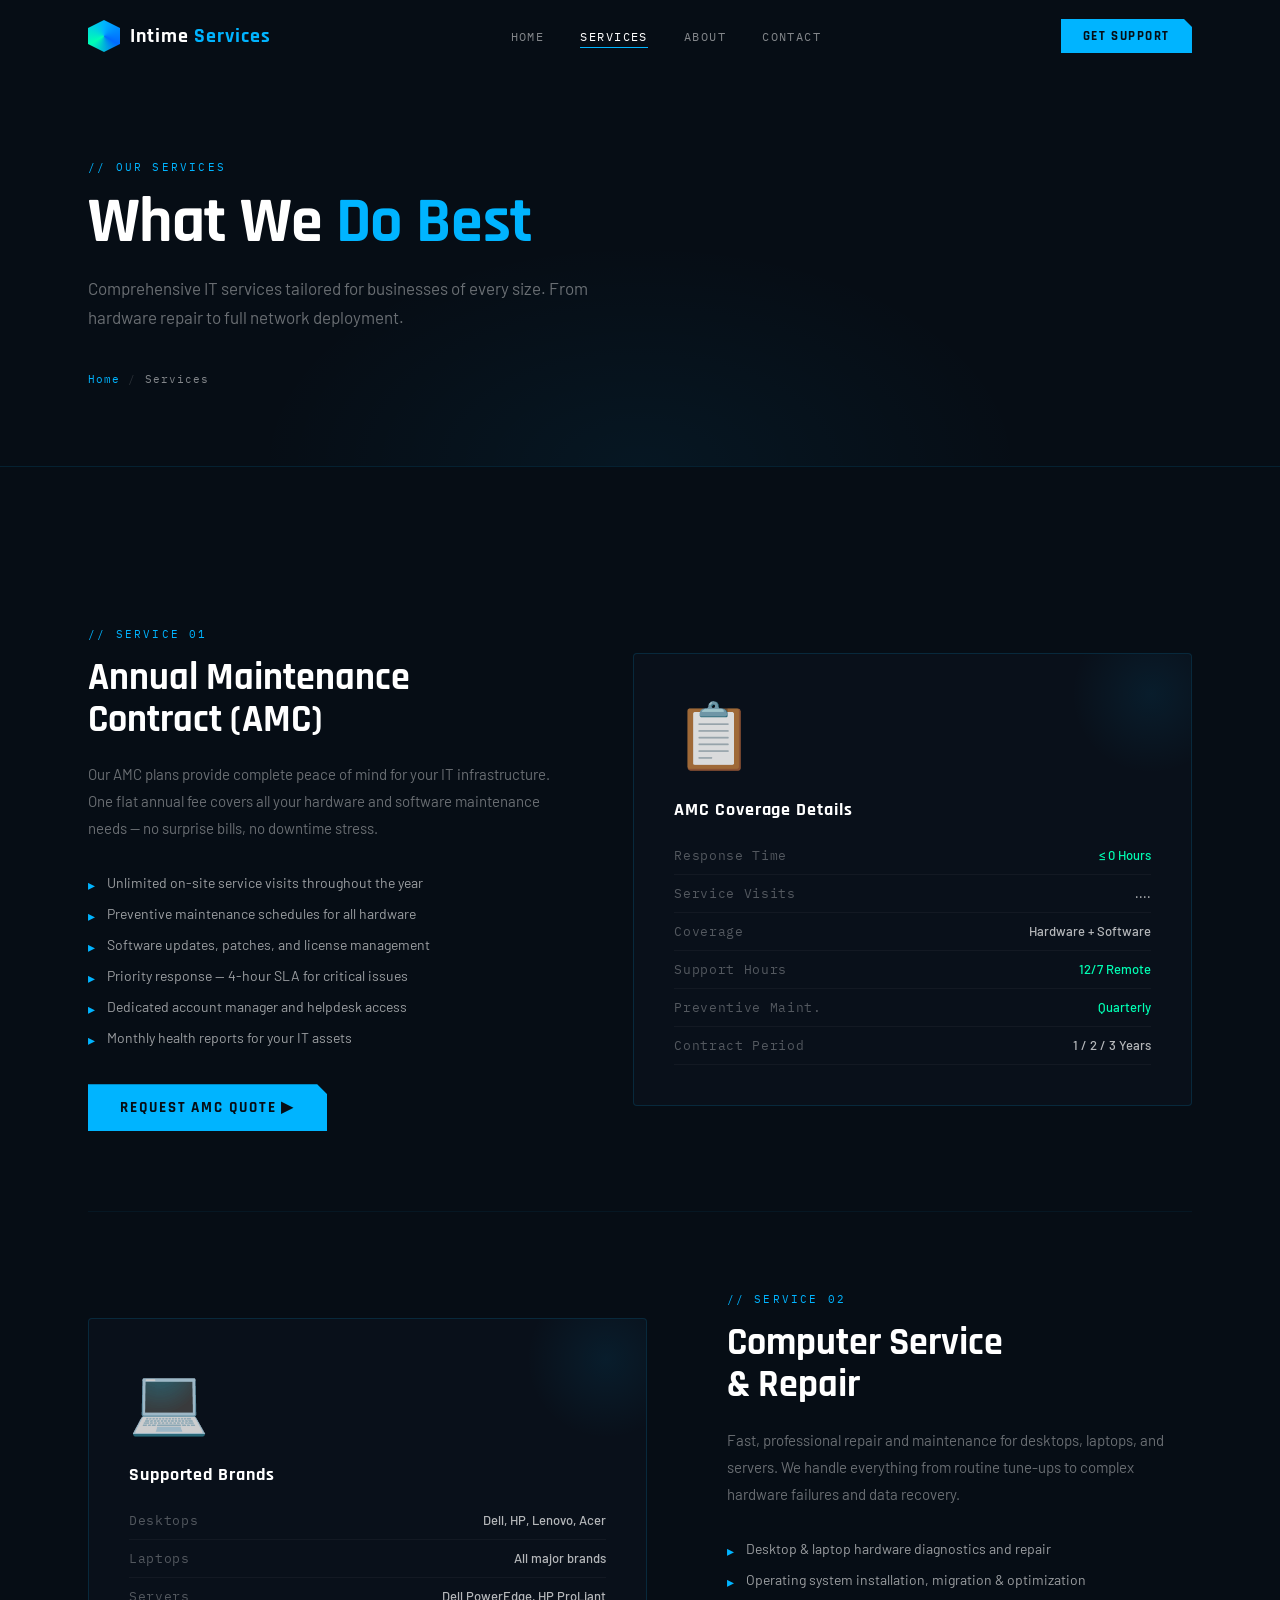
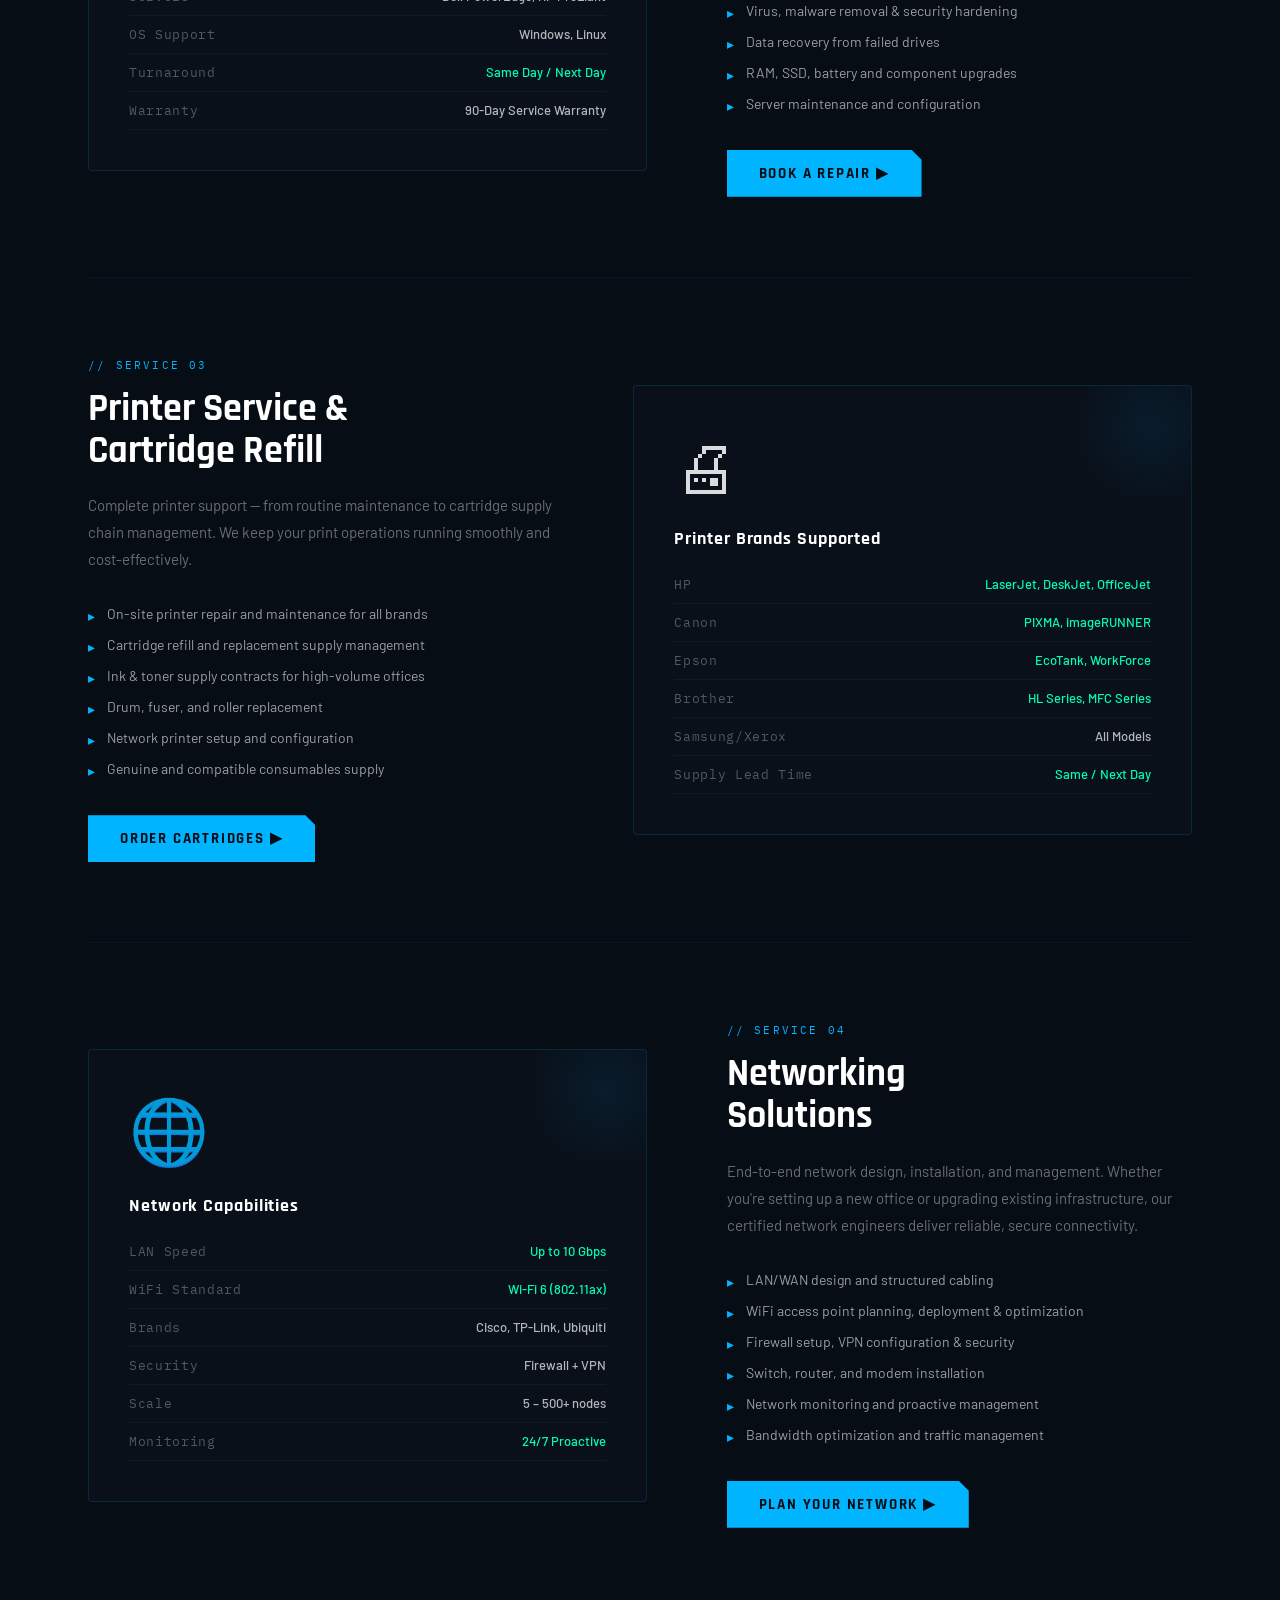
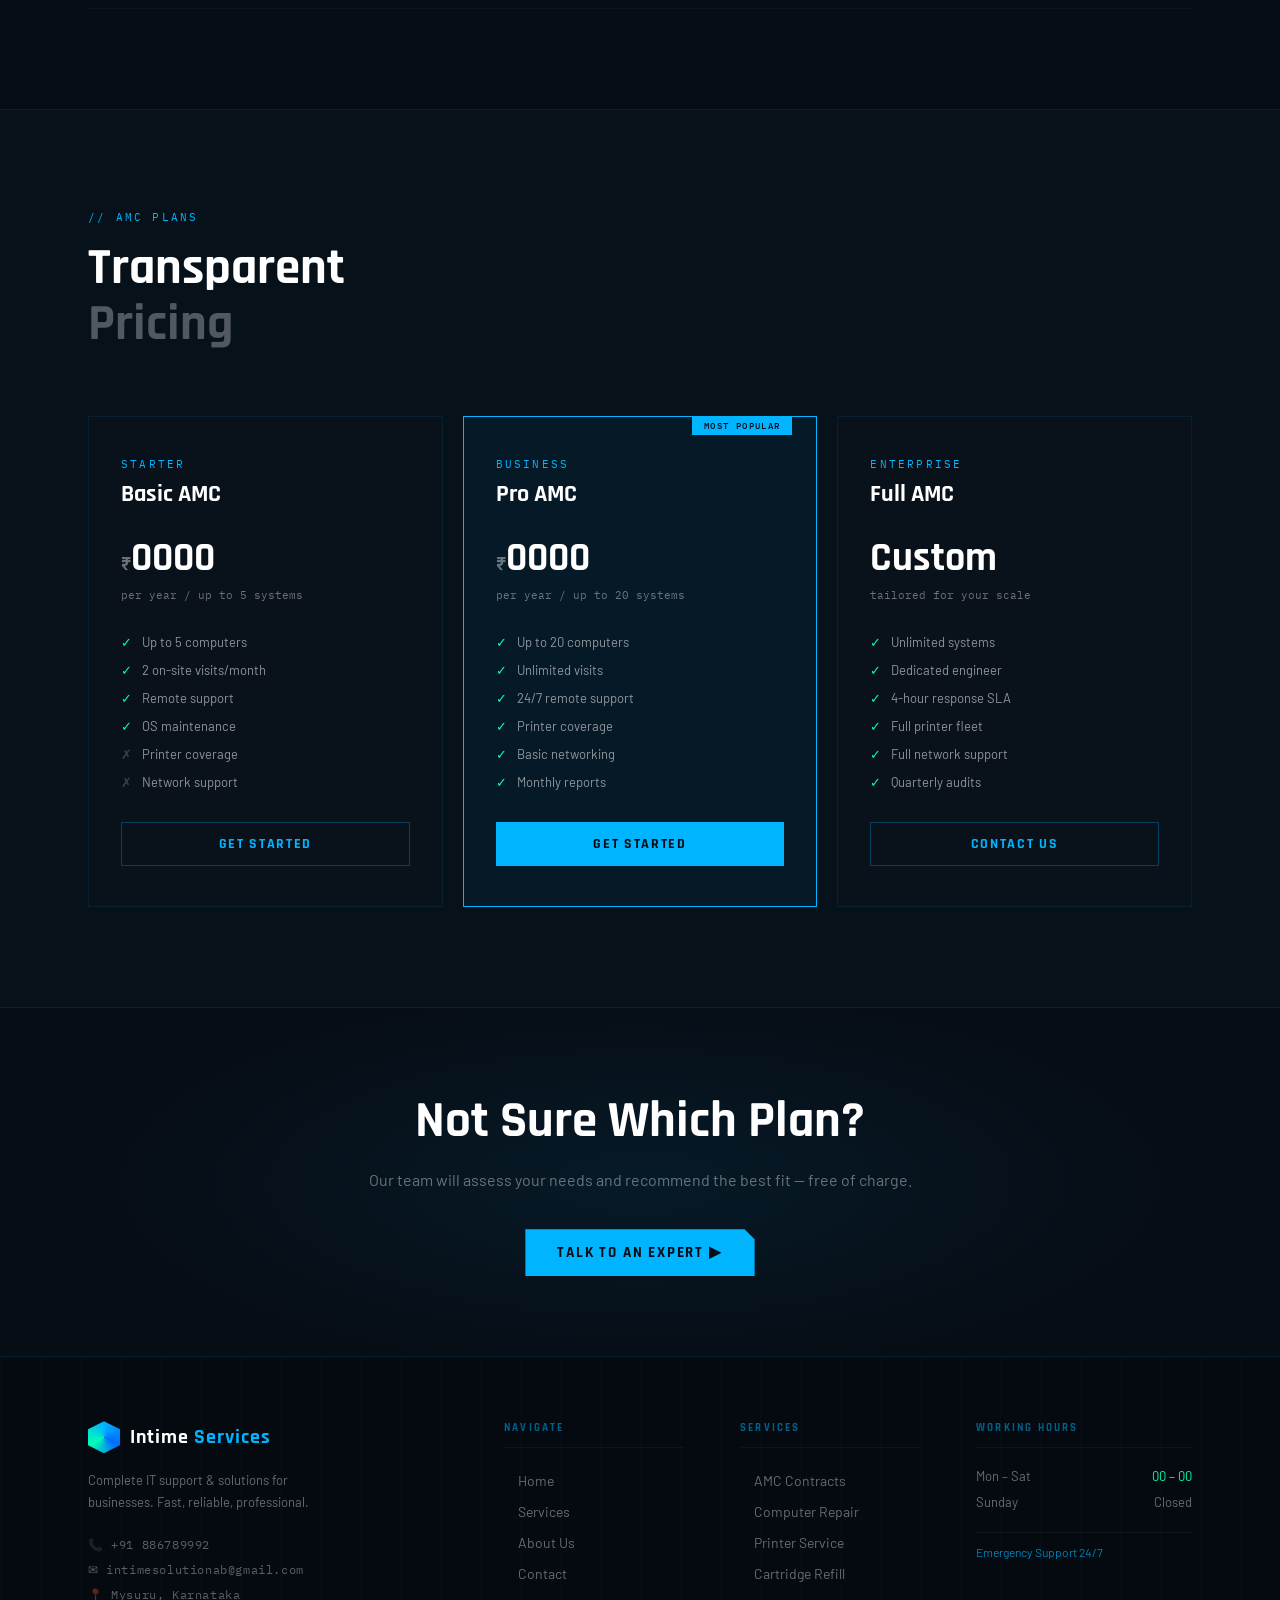
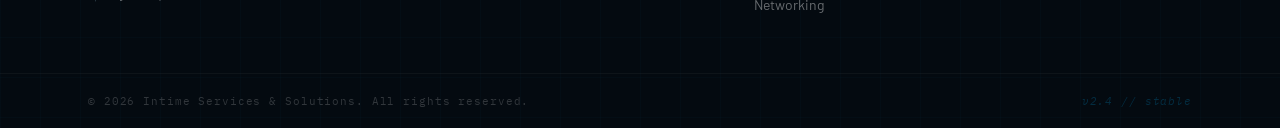
<file: services.html>
<!DOCTYPE html>
<html lang="en">
<head>
  <meta charset="UTF-8">
  <meta name="viewport" content="width=device-width, initial-scale=1.0">
  <title>Services — Intime Services & Solutions</title>
  <link href="https://fonts.googleapis.com/css2?family=Rajdhani:wght@400;500;600;700&family=IBM+Plex+Mono:wght@300;400;500&family=Barlow:wght@300;400;500;600&display=swap" rel="stylesheet">
  <link rel="stylesheet" href="shared.css">
  <style>
    /* SERVICES DETAIL */
    .services-section { padding: 80px 0 100px; }

    .service-block {
      display: grid;
      grid-template-columns: 1fr 1.2fr;
      gap: 80px;
      align-items: center;
      padding: 80px 0;
      border-bottom: 1px solid rgba(0,180,255,0.06);
    }
    .service-block.reverse { direction: rtl; }
    .service-block.reverse > * { direction: ltr; }

    .sb-tag {
      font-family: 'IBM Plex Mono', monospace;
      font-size: 11px;
      color: var(--accent);
      letter-spacing: 0.2em;
      text-transform: uppercase;
      margin-bottom: 16px;
    }
    .sb-title {
      font-family: 'Rajdhani', sans-serif;
      font-size: clamp(28px, 3vw, 44px);
      font-weight: 700;
      color: #fff;
      line-height: 1.1;
      margin-bottom: 20px;
    }
    .sb-desc {
      font-size: 15px;
      color: var(--muted);
      line-height: 1.8;
      margin-bottom: 32px;
    }
    .sb-features {
      list-style: none;
      display: flex;
      flex-direction: column;
      gap: 12px;
      margin-bottom: 36px;
    }
    .sb-features li {
      display: flex;
      align-items: flex-start;
      gap: 12px;
      font-size: 14px;
      color: rgba(255,255,255,0.6);
      font-family: 'Barlow', sans-serif;
    }
    .sb-features li::before {
      content: '▸';
      color: var(--accent);
      flex-shrink: 0;
      margin-top: 2px;
    }
    .sb-visual {
      background: rgba(10,18,28,0.8);
      border: 1px solid rgba(0,180,255,0.15);
      border-radius: 4px;
      padding: 40px;
      position: relative;
      overflow: hidden;
    }
    .sb-visual::before {
      content: '';
      position: absolute;
      top: -40px; right: -40px;
      width: 160px; height: 160px;
      border-radius: 50%;
      background: radial-gradient(circle, rgba(0,180,255,0.08) 0%, transparent 70%);
    }
    .sb-visual-icon {
      font-size: 64px;
      display: block;
      margin-bottom: 24px;
    }
    .sb-visual-title {
      font-family: 'Rajdhani', sans-serif;
      font-size: 18px;
      font-weight: 700;
      color: #fff;
      letter-spacing: 0.05em;
      margin-bottom: 16px;
    }
    .spec-table { width: 100%; }
    .spec-row {
      display: flex;
      justify-content: space-between;
      padding: 10px 0;
      border-bottom: 1px solid rgba(255,255,255,0.04);
      font-size: 13px;
    }
    .spec-key {
      font-family: 'IBM Plex Mono', monospace;
      color: rgba(255,255,255,0.3);
      letter-spacing: 0.05em;
    }
    .spec-val {
      font-family: 'Barlow', sans-serif;
      color: rgba(255,255,255,0.7);
      font-weight: 500;
    }
    .spec-val.good { color: var(--accent2); }

    /* PRICING */
    .pricing-section {
      padding: 100px 0;
      background: rgba(0,180,255,0.02);
      border-top: 1px solid var(--border);
      border-bottom: 1px solid var(--border);
    }
    .section-tag {
      font-family: 'IBM Plex Mono', monospace;
      font-size: 11px;
      color: var(--accent);
      letter-spacing: 0.2em;
      text-transform: uppercase;
      margin-bottom: 16px;
    }
    .section-title {
      font-family: 'Rajdhani', sans-serif;
      font-size: clamp(32px, 4vw, 52px);
      font-weight: 700;
      color: #fff;
      line-height: 1.1;
      margin-bottom: 16px;
    }
    .section-title .dim { color: rgba(255,255,255,0.3); }
    .pricing-grid {
      display: grid;
      grid-template-columns: repeat(3, 1fr);
      gap: 20px;
      margin-top: 64px;
    }
    .pricing-card {
      background: rgba(10,18,28,0.8);
      border: 1px solid rgba(0,180,255,0.1);
      padding: 40px 32px;
      position: relative;
      transition: all 0.3s;
    }
    .pricing-card.featured {
      border-color: var(--accent);
      background: rgba(0,180,255,0.05);
    }
    .pricing-card.featured::before {
      content: 'MOST POPULAR';
      position: absolute;
      top: -1px; right: 24px;
      background: var(--accent);
      color: var(--bg);
      font-family: 'IBM Plex Mono', monospace;
      font-size: 9px;
      font-weight: 500;
      letter-spacing: 0.15em;
      padding: 4px 12px;
    }
    .pricing-card:hover { transform: translateY(-4px); box-shadow: 0 20px 60px rgba(0,0,0,0.4); }
    .plan-name {
      font-family: 'IBM Plex Mono', monospace;
      font-size: 11px;
      letter-spacing: 0.2em;
      color: var(--accent);
      text-transform: uppercase;
      margin-bottom: 8px;
    }
    .plan-title {
      font-family: 'Rajdhani', sans-serif;
      font-size: 24px;
      font-weight: 700;
      color: #fff;
      margin-bottom: 24px;
    }
    .plan-price {
      font-family: 'Rajdhani', sans-serif;
      font-size: 40px;
      font-weight: 700;
      color: #fff;
      margin-bottom: 4px;
    }
    .plan-price span { font-size: 20px; color: var(--muted); }
    .plan-period {
      font-family: 'IBM Plex Mono', monospace;
      font-size: 11px;
      color: var(--muted);
      margin-bottom: 32px;
    }
    .plan-features {
      list-style: none;
      display: flex;
      flex-direction: column;
      gap: 12px;
      margin-bottom: 32px;
    }
    .plan-features li {
      font-size: 13px;
      color: rgba(255,255,255,0.55);
      display: flex;
      align-items: center;
      gap: 10px;
    }
    .plan-features li .check { color: var(--accent2); }
    .plan-features li .cross { color: rgba(255,255,255,0.2); }

    .btn-plan {
      display: block;
      width: 100%;
      text-align: center;
      padding: 12px;
      font-family: 'Rajdhani', sans-serif;
      font-size: 14px;
      font-weight: 700;
      letter-spacing: 0.12em;
      text-transform: uppercase;
      text-decoration: none;
      border: 1px solid rgba(0,180,255,0.3);
      color: var(--accent);
      transition: all 0.2s;
    }
    .btn-plan:hover, .pricing-card.featured .btn-plan {
      background: var(--accent);
      color: var(--bg);
      border-color: var(--accent);
    }

    /* CTA */
    .cta-band {
      padding: 80px 0;
      text-align: center;
      position: relative;
      overflow: hidden;
    }
    .cta-band::before {
      content: '';
      position: absolute;
      inset: 0;
      background: radial-gradient(ellipse 60% 80% at 50% 50%, rgba(0,180,255,0.08) 0%, transparent 70%);
    }
    .cta-band h2 {
      font-family: 'Rajdhani', sans-serif;
      font-size: clamp(32px, 4vw, 52px);
      font-weight: 700;
      color: #fff;
      margin-bottom: 16px;
    }
    .cta-band p { font-size: 16px; color: var(--muted); margin-bottom: 40px; }
    .btn-primary {
      display: inline-flex;
      align-items: center;
      gap: 10px;
      background: var(--accent);
      color: var(--bg);
      padding: 14px 32px;
      font-family: 'Rajdhani', sans-serif;
      font-size: 15px;
      font-weight: 700;
      letter-spacing: 0.12em;
      text-transform: uppercase;
      text-decoration: none;
      transition: all 0.25s;
      clip-path: polygon(0 0, calc(100% - 10px) 0, 100% 10px, 100% 100%, 0 100%);
    }
    .btn-primary:hover { background: #fff; transform: translateY(-2px); }

    @media (max-width: 900px) {
      .service-block { grid-template-columns: 1fr; gap: 40px; }
      .service-block.reverse { direction: ltr; }
      .pricing-grid { grid-template-columns: 1fr; max-width: 400px; }
    }
  </style>
</head>
<body>
  <nav class="navbar" id="navbar">
    <div class="container nav-inner">
      <a href="index.html" class="nav-logo"><div class="logo-hex"></div><span>Intime <em>Services</em></span></a>
      <div class="nav-links" id="navLinks">
        <a href="index.html" class="nav-link">Home</a>
        <a href="services.html" class="nav-link active">Services</a>
        <a href="about.html" class="nav-link">About</a>
        <a href="contact.html" class="nav-link">Contact</a>
      </div>
      <a href="contact.html" class="nav-cta">Get Support</a>
      <button class="hamburger" id="hamburger"><span></span><span></span><span></span></button>
    </div>
  </nav>

  <main>
    <!-- PAGE HERO -->
    <section class="page-hero">
      <div class="page-hero-bg"></div>
      <div class="container" style="position:relative;z-index:1;">
        <div class="page-hero-tag">// Our Services</div>
        <h1>What We <span>Do Best</span></h1>
        <p>Comprehensive IT services tailored for businesses of every size. From hardware repair to full network deployment.</p>
        <div class="breadcrumb">
          <a href="index.html">Home</a>
          <span>/</span>
          <span style="color:rgba(255,255,255,0.5);">Services</span>
        </div>
      </div>
    </section>

    <!-- SERVICES DETAIL -->
    <section class="services-section">
      <div class="container">

        <!-- AMC -->
        <div class="service-block reveal" id="amc">
          <div>
            <div class="sb-tag">// Service 01</div>
            <h2 class="sb-title">Annual Maintenance<br>Contract (AMC)</h2>
            <p class="sb-desc">Our AMC plans provide complete peace of mind for your IT infrastructure. One flat annual fee covers all your hardware and software maintenance needs — no surprise bills, no downtime stress.</p>
            <ul class="sb-features">
              <li>Unlimited on-site service visits throughout the year</li>
              <li>Preventive maintenance schedules for all hardware</li>
              <li>Software updates, patches, and license management</li>
              <li>Priority response — 4-hour SLA for critical issues</li>
              <li>Dedicated account manager and helpdesk access</li>
              <li>Monthly health reports for your IT assets</li>
            </ul>
            <a href="contact.html" class="btn-primary">Request AMC Quote ▶</a>
          </div>
          <div class="sb-visual">
            <span class="sb-visual-icon">📋</span>
            <div class="sb-visual-title">AMC Coverage Details</div>
            <div class="spec-table">
              <div class="spec-row"><span class="spec-key">Response Time</span><span class="spec-val good">≤ 0 Hours</span></div>
              <div class="spec-row"><span class="spec-key">Service Visits</span><span class="spec-val">....</span></div>
              <div class="spec-row"><span class="spec-key">Coverage</span><span class="spec-val">Hardware + Software</span></div>
              <div class="spec-row"><span class="spec-key">Support Hours</span><span class="spec-val good">12/7 Remote</span></div>
              <div class="spec-row"><span class="spec-key">Preventive Maint.</span><span class="spec-val good">Quarterly</span></div>
              <div class="spec-row"><span class="spec-key">Contract Period</span><span class="spec-val">1 / 2 / 3 Years</span></div>
            </div>
          </div>
        </div>

        <!-- COMPUTER SERVICE -->
        <div class="service-block reverse reveal" id="computer">
          <div>
            <div class="sb-tag">// Service 02</div>
            <h2 class="sb-title">Computer Service<br>&amp; Repair</h2>
            <p class="sb-desc">Fast, professional repair and maintenance for desktops, laptops, and servers. We handle everything from routine tune-ups to complex hardware failures and data recovery.</p>
            <ul class="sb-features">
              <li>Desktop &amp; laptop hardware diagnostics and repair</li>
              <li>Operating system installation, migration &amp; optimization</li>
              <li>Virus, malware removal &amp; security hardening</li>
              <li>Data recovery from failed drives</li>
              <li>RAM, SSD, battery and component upgrades</li>
              <li>Server maintenance and configuration</li>
            </ul>
            <a href="contact.html" class="btn-primary">Book a Repair ▶</a>
          </div>
          <div class="sb-visual">
            <span class="sb-visual-icon">💻</span>
            <div class="sb-visual-title">Supported Brands</div>
            <div class="spec-table">
              <div class="spec-row"><span class="spec-key">Desktops</span><span class="spec-val">Dell, HP, Lenovo, Acer</span></div>
              <div class="spec-row"><span class="spec-key">Laptops</span><span class="spec-val">All major brands</span></div>
              <div class="spec-row"><span class="spec-key">Servers</span><span class="spec-val">Dell PowerEdge, HP ProLiant</span></div>
              <div class="spec-row"><span class="spec-key">OS Support</span><span class="spec-val">Windows, Linux</span></div>
              <div class="spec-row"><span class="spec-key">Turnaround</span><span class="spec-val good">Same Day / Next Day</span></div>
              <div class="spec-row"><span class="spec-key">Warranty</span><span class="spec-val">90-Day Service Warranty</span></div>
            </div>
          </div>
        </div>

        <!-- PRINTER SERVICE -->
        <div class="service-block reveal" id="printer">
          <div>
            <div class="sb-tag">// Service 03</div>
            <h2 class="sb-title">Printer Service &amp;<br>Cartridge Refill</h2>
            <p class="sb-desc">Complete printer support — from routine maintenance to cartridge supply chain management. We keep your print operations running smoothly and cost-effectively.</p>
            <ul class="sb-features">
              <li>On-site printer repair and maintenance for all brands</li>
              <li>Cartridge refill and replacement supply management</li>
              <li>Ink &amp; toner supply contracts for high-volume offices</li>
              <li>Drum, fuser, and roller replacement</li>
              <li>Network printer setup and configuration</li>
              <li>Genuine and compatible consumables supply</li>
            </ul>
            <a href="contact.html" class="btn-primary">Order Cartridges ▶</a>
          </div>
          <div class="sb-visual">
            <span class="sb-visual-icon">🖨</span>
            <div class="sb-visual-title">Printer Brands Supported</div>
            <div class="spec-table">
              <div class="spec-row"><span class="spec-key">HP</span><span class="spec-val good">LaserJet, DeskJet, OfficeJet</span></div>
              <div class="spec-row"><span class="spec-key">Canon</span><span class="spec-val good">PIXMA, imageRUNNER</span></div>
              <div class="spec-row"><span class="spec-key">Epson</span><span class="spec-val good">EcoTank, WorkForce</span></div>
              <div class="spec-row"><span class="spec-key">Brother</span><span class="spec-val good">HL Series, MFC Series</span></div>
              <div class="spec-row"><span class="spec-key">Samsung/Xerox</span><span class="spec-val">All Models</span></div>
              <div class="spec-row"><span class="spec-key">Supply Lead Time</span><span class="spec-val good">Same / Next Day</span></div>
            </div>
          </div>
        </div>

        <!-- NETWORKING -->
        <div class="service-block reverse reveal" id="networking">
          <div>
            <div class="sb-tag">// Service 04</div>
            <h2 class="sb-title">Networking<br>Solutions</h2>
            <p class="sb-desc">End-to-end network design, installation, and management. Whether you're setting up a new office or upgrading existing infrastructure, our certified network engineers deliver reliable, secure connectivity.</p>
            <ul class="sb-features">
              <li>LAN/WAN design and structured cabling</li>
              <li>WiFi access point planning, deployment &amp; optimization</li>
              <li>Firewall setup, VPN configuration &amp; security</li>
              <li>Switch, router, and modem installation</li>
              <li>Network monitoring and proactive management</li>
              <li>Bandwidth optimization and traffic management</li>
            </ul>
            <a href="contact.html" class="btn-primary">Plan Your Network ▶</a>
          </div>
          <div class="sb-visual">
            <span class="sb-visual-icon">🌐</span>
            <div class="sb-visual-title">Network Capabilities</div>
            <div class="spec-table">
              <div class="spec-row"><span class="spec-key">LAN Speed</span><span class="spec-val good">Up to 10 Gbps</span></div>
              <div class="spec-row"><span class="spec-key">WiFi Standard</span><span class="spec-val good">Wi-Fi 6 (802.11ax)</span></div>
              <div class="spec-row"><span class="spec-key">Brands</span><span class="spec-val">Cisco, TP-Link, Ubiquiti</span></div>
              <div class="spec-row"><span class="spec-key">Security</span><span class="spec-val">Firewall + VPN</span></div>
              <div class="spec-row"><span class="spec-key">Scale</span><span class="spec-val">5 – 500+ nodes</span></div>
              <div class="spec-row"><span class="spec-key">Monitoring</span><span class="spec-val good">24/7 Proactive</span></div>
            </div>
          </div>
        </div>

      </div>
    </section>

    <!-- PRICING -->
    <section class="pricing-section">
      <div class="container">
        <div class="section-tag">// AMC Plans</div>
        <h2 class="section-title">Transparent<br><span class="dim">Pricing</span></h2>
        <div class="pricing-grid">
          <div class="pricing-card reveal">
            <div class="plan-name">Starter</div>
            <div class="plan-title">Basic AMC</div>
            <div class="plan-price"><span>₹</span>0000</div>
            <div class="plan-period">per year / up to 5 systems</div>
            <ul class="plan-features">
              <li><span class="check">✓</span> Up to 5 computers</li>
              <li><span class="check">✓</span> 2 on-site visits/month</li>
              <li><span class="check">✓</span> Remote support</li>
              <li><span class="check">✓</span> OS maintenance</li>
              <li><span class="cross">✗</span> Printer coverage</li>
              <li><span class="cross">✗</span> Network support</li>
            </ul>
            <a href="contact.html" class="btn-plan">Get Started</a>
          </div>
          <div class="pricing-card featured reveal">
            <div class="plan-name">Business</div>
            <div class="plan-title">Pro AMC</div>
            <div class="plan-price"><span>₹</span>0000</div>
            <div class="plan-period">per year / up to 20 systems</div>
            <ul class="plan-features">
              <li><span class="check">✓</span> Up to 20 computers</li>
              <li><span class="check">✓</span> Unlimited visits</li>
              <li><span class="check">✓</span> 24/7 remote support</li>
              <li><span class="check">✓</span> Printer coverage</li>
              <li><span class="check">✓</span> Basic networking</li>
              <li><span class="check">✓</span> Monthly reports</li>
            </ul>
            <a href="contact.html" class="btn-plan">Get Started</a>
          </div>
          <div class="pricing-card reveal">
            <div class="plan-name">Enterprise</div>
            <div class="plan-title">Full AMC</div>
            <div class="plan-price">Custom</div>
            <div class="plan-period">tailored for your scale</div>
            <ul class="plan-features">
              <li><span class="check">✓</span> Unlimited systems</li>
              <li><span class="check">✓</span> Dedicated engineer</li>
              <li><span class="check">✓</span> 4-hour response SLA</li>
              <li><span class="check">✓</span> Full printer fleet</li>
              <li><span class="check">✓</span> Full network support</li>
              <li><span class="check">✓</span> Quarterly audits</li>
            </ul>
            <a href="contact.html" class="btn-plan">Contact Us</a>
          </div>
        </div>
      </div>
    </section>

    <!-- CTA -->
    <section class="cta-band">
      <div class="container" style="position:relative;z-index:1;">
        <h2>Not Sure Which Plan?</h2>
        <p>Our team will assess your needs and recommend the best fit — free of charge.</p>
        <a href="contact.html" class="btn-primary">Talk to an Expert ▶</a>
      </div>
    </section>
  </main>

  <!-- FOOTER -->
  <footer class="site-footer">
    <div class="footer-grid-bg"></div>
    <div class="container footer-inner">
      <div class="footer-brand">
        <a href="index.html" class="nav-logo" style="margin-bottom:16px;"><div class="logo-hex"></div><span>Intime <em>Services</em></span></a>
        <p>Complete IT support &amp; solutions for businesses. Fast, reliable, professional.</p>
        <div class="footer-contact-list">
          <a href="tel:8867899982">📞 +91 886789992</a>
          <a href="mailto:intimesolutionab@gmail.com">✉ intimesolutionab@gmail.com</a>
          <span>📍 Mysuru, Karnataka</span>
        </div>
      </div>
      <div class="footer-col">
        <div class="footer-col-head">Navigate</div>
        <ul>
          <li><a href="index.html">Home</a></li>
          <li><a href="services.html">Services</a></li>
          <li><a href="about.html">About Us</a></li>
          <li><a href="contact.html">Contact</a></li>
        </ul>
      </div>
      <div class="footer-col">
        <div class="footer-col-head">Services</div>
        <ul>
          <li><a href="#amc">AMC Contracts</a></li>
          <li><a href="#computer">Computer Repair</a></li>
          <li><a href="#printer">Printer Service</a></li>
          <li><a href="#printer">Cartridge Refill</a></li>
          <li><a href="#networking">Networking</a></li>
        </ul>
      </div>
      <div class="footer-col">
        <div class="footer-col-head">Working Hours</div>
        <div class="hours-list">
          <div><span>Mon – Sat</span><span class="accent-text">00 – 00</span></div>
          <div><span>Sunday</span><span>Closed</span></div>
          <div style="margin-top:12px;padding-top:12px;border-top:1px solid rgba(255,255,255,0.06)">
            <span style="color:rgba(0,180,255,0.7);font-size:12px;">Emergency Support 24/7</span>
          </div>
        </div>
      </div>
    </div>
    <div class="footer-bottom">
      <div class="container footer-bottom-inner">
        <span>© 2026 Intime Services &amp; Solutions. All rights reserved.</span>
        <span class="footer-version">v2.4 // stable</span>
      </div>
    </div>
  </footer>

  <script src="shared.js"></script>
</body>
</html>
</file>
<file: shared.css>
/* ===========================
   INTIME SERVICES — SHARED CSS
   =========================== */

@import url('https://fonts.googleapis.com/css2?family=Rajdhani:wght@400;500;600;700&family=IBM+Plex+Mono:wght@300;400;500&family=Barlow:wght@300;400;500;600&display=swap');

:root {
  --bg: #060d15;
  --bg2: #0a1420;
  --accent: #00b4ff;
  --accent2: #00ffb4;
  --border: rgba(0,180,255,0.12);
  --text: rgba(255,255,255,0.85);
  --muted: rgba(255,255,255,0.4);
}

*, *::before, *::after { box-sizing: border-box; margin: 0; padding: 0; }

html { scroll-behavior: smooth; }

body {
  background: var(--bg);
  color: var(--text);
  font-family: 'Barlow', sans-serif;
  min-height: 100vh;
  overflow-x: hidden;
}

/* ---- SCROLLBAR ---- */
::-webkit-scrollbar { width: 4px; }
::-webkit-scrollbar-track { background: var(--bg); }
::-webkit-scrollbar-thumb { background: rgba(0,180,255,0.3); border-radius: 2px; }

/* ---- CONTAINER ---- */
.container {
  max-width: 1200px;
  margin: 0 auto;
  padding: 0 48px;
}
@media (max-width: 768px) { .container { padding: 0 20px; } }

/* ===========================
   NAVBAR
   =========================== */
.navbar {
  position: fixed;
  top: 0; left: 0; right: 0;
  z-index: 100;
  padding: 0;
  transition: all 0.3s;
  border-bottom: 1px solid transparent;
}
.navbar.scrolled {
  background: rgba(6,13,21,0.95);
  backdrop-filter: blur(20px);
  border-bottom-color: var(--border);
}
.nav-inner {
  display: flex;
  align-items: center;
  justify-content: space-between;
  height: 72px;
}
.nav-logo {
  display: flex;
  align-items: center;
  gap: 10px;
  text-decoration: none;
  font-family: 'Rajdhani', sans-serif;
  font-size: 20px;
  font-weight: 700;
  color: #fff;
  letter-spacing: 0.05em;
}
.nav-logo em { color: var(--accent); font-style: normal; }
.logo-hex {
  width: 32px; height: 32px;
  background: conic-gradient(from 0deg, var(--accent), #006aff, var(--accent2), var(--accent));
  clip-path: polygon(50% 0%, 100% 25%, 100% 75%, 50% 100%, 0% 75%, 0% 25%);
  animation: hexspin 10s linear infinite;
  flex-shrink: 0;
}
@keyframes hexspin { to { transform: rotate(360deg); } }

.nav-links { display: flex; align-items: center; gap: 4px; }
.nav-link {
  font-family: 'IBM Plex Mono', monospace;
  font-size: 12px;
  letter-spacing: 0.12em;
  text-transform: uppercase;
  color: rgba(255,255,255,0.5);
  text-decoration: none;
  padding: 8px 16px;
  transition: color 0.2s;
  position: relative;
}
.nav-link::after {
  content: '';
  position: absolute;
  bottom: 4px; left: 16px; right: 16px;
  height: 1px;
  background: var(--accent);
  transform: scaleX(0);
  transition: transform 0.2s;
}
.nav-link:hover, .nav-link.active { color: #fff; }
.nav-link:hover::after, .nav-link.active::after { transform: scaleX(1); }

.nav-actions {
  display: flex;
  align-items: center;
  gap: 10px;
}
.nav-signin {
  font-family: 'IBM Plex Mono', monospace;
  font-size: 11px;
  letter-spacing: 0.12em;
  text-transform: uppercase;
  color: rgba(255,255,255,0.5);
  background: transparent;
  border: 1px solid rgba(0,180,255,0.2);
  text-decoration: none;
  padding: 8px 18px;
  transition: all 0.2s;
}
.nav-signin:hover { color: var(--accent); border-color: rgba(0,180,255,0.5); background: rgba(0,180,255,0.05); }
.nav-cta {
  font-family: 'Rajdhani', sans-serif;
  font-size: 13px;
  font-weight: 700;
  letter-spacing: 0.12em;
  text-transform: uppercase;
  color: var(--bg);
  background: var(--accent);
  text-decoration: none;
  padding: 9px 22px;
  transition: all 0.2s;
  clip-path: polygon(0 0, calc(100% - 8px) 0, 100% 8px, 100% 100%, 0 100%);
}
.nav-cta:hover { background: #fff; }

.hamburger {
  display: none;
  flex-direction: column;
  gap: 5px;
  background: none;
  border: none;
  cursor: pointer;
  padding: 4px;
}
.hamburger span {
  display: block;
  width: 24px; height: 2px;
  background: rgba(255,255,255,0.7);
  transition: all 0.3s;
}

/* ===========================
   PAGE HERO (inner pages)
   =========================== */
.page-hero {
  padding: 160px 0 80px;
  position: relative;
  overflow: hidden;
  border-bottom: 1px solid var(--border);
}
.page-hero-bg {
  position: absolute;
  inset: 0;
  background: radial-gradient(ellipse 50% 80% at 50% 100%, rgba(0,180,255,0.06) 0%, transparent 60%);
}
.page-hero-tag {
  font-family: 'IBM Plex Mono', monospace;
  font-size: 11px;
  color: var(--accent);
  letter-spacing: 0.2em;
  text-transform: uppercase;
  margin-bottom: 16px;
}
.page-hero h1 {
  font-family: 'Rajdhani', sans-serif;
  font-size: clamp(40px, 5vw, 72px);
  font-weight: 700;
  color: #fff;
  line-height: 1;
  letter-spacing: -0.01em;
}
.page-hero h1 span { color: var(--accent); }
.page-hero p {
  font-family: 'Barlow', sans-serif;
  font-size: 17px;
  color: var(--muted);
  max-width: 560px;
  line-height: 1.7;
  margin-top: 20px;
}
.breadcrumb {
  display: flex;
  align-items: center;
  gap: 8px;
  font-family: 'IBM Plex Mono', monospace;
  font-size: 11px;
  color: rgba(255,255,255,0.25);
  letter-spacing: 0.1em;
  margin-top: 40px;
}
.breadcrumb a { color: var(--accent); text-decoration: none; }
.breadcrumb span { color: rgba(255,255,255,0.15); }

/* ===========================
   FOOTER
   =========================== */
.site-footer {
  background: #040a10;
  border-top: 1px solid var(--border);
  position: relative;
  overflow: hidden;
}
.footer-grid-bg {
  position: absolute;
  inset: 0;
  background-image:
    linear-gradient(rgba(0,180,255,0.02) 1px, transparent 1px),
    linear-gradient(90deg, rgba(0,180,255,0.02) 1px, transparent 1px);
  background-size: 40px 40px;
  pointer-events: none;
}
.footer-inner {
  display: grid;
  grid-template-columns: 2fr 1fr 1fr 1.2fr;
  gap: 56px;
  padding-top: 64px;
  padding-bottom: 56px;
  position: relative;
  z-index: 1;
}
.footer-brand p {
  font-size: 13px;
  color: var(--muted);
  line-height: 1.7;
  margin-bottom: 24px;
  max-width: 260px;
}
.footer-contact-list {
  display: flex;
  flex-direction: column;
  gap: 10px;
}
.footer-contact-list a,
.footer-contact-list span {
  font-family: 'IBM Plex Mono', monospace;
  font-size: 12px;
  color: rgba(255,255,255,0.35);
  text-decoration: none;
  letter-spacing: 0.05em;
  transition: color 0.2s;
}
.footer-contact-list a:hover { color: var(--accent); }
.footer-col-head {
  font-family: 'Rajdhani', sans-serif;
  font-size: 11px;
  font-weight: 700;
  letter-spacing: 0.2em;
  text-transform: uppercase;
  color: rgba(0,180,255,0.5);
  margin-bottom: 20px;
  padding-bottom: 12px;
  border-bottom: 1px solid rgba(0,180,255,0.08);
}
.footer-col ul { list-style: none; display: flex; flex-direction: column; gap: 6px; }
.footer-col ul li a {
  font-family: 'Barlow', sans-serif;
  font-size: 14px;
  color: var(--muted);
  text-decoration: none;
  padding: 4px 0;
  display: flex;
  align-items: center;
  gap: 8px;
  transition: color 0.2s;
}
.footer-col ul li a::before { content: '›'; color: transparent; transition: color 0.2s; }
.footer-col ul li a:hover { color: #fff; }
.footer-col ul li a:hover::before { color: var(--accent); }

.hours-list { display: flex; flex-direction: column; gap: 10px; }
.hours-list div {
  display: flex;
  justify-content: space-between;
  font-size: 13px;
  color: var(--muted);
}
.accent-text { color: var(--accent2); }

.footer-bottom {
  border-top: 1px solid rgba(255,255,255,0.04);
  padding: 20px 0;
  position: relative;
  z-index: 1;
}
.footer-bottom-inner {
  display: flex;
  justify-content: space-between;
  align-items: center;
  font-family: 'IBM Plex Mono', monospace;
  font-size: 11px;
  color: rgba(255,255,255,0.18);
  letter-spacing: 0.08em;
}
.footer-version { color: rgba(0,180,255,0.2); font-style: italic; }

/* ===========================
   DIVIDERS
   =========================== */
.divider {
  height: 1px;
  background: linear-gradient(90deg, transparent, var(--border), transparent);
  margin: 0;
}

/* ===========================
   SCROLL REVEAL
   =========================== */
.reveal {
  opacity: 0;
  transform: translateY(32px);
  transition: opacity 0.6s ease, transform 0.6s ease;
}
.reveal.visible {
  opacity: 1;
  transform: translateY(0);
}

/* ===========================
   RESPONSIVE
   =========================== */
@media (max-width: 1024px) {
  .footer-inner { grid-template-columns: 1fr 1fr; gap: 40px; }
}
@media (max-width: 768px) {
  .nav-links, .nav-actions { display: none; }
  .hamburger { display: flex; }
  .nav-links.open {
    display: flex;
    flex-direction: column;
    position: fixed;
    top: 72px; left: 0; right: 0;
    background: rgba(4,10,16,0.97);
    backdrop-filter: blur(20px);
    padding: 24px;
    gap: 8px;
    border-bottom: 1px solid var(--border);
  }
  .nav-links.open ~ .nav-actions,
  .hamburger ~ .nav-actions { display: none; }
  .nav-links.open .nav-link { padding: 12px 16px; font-size: 14px; }
  .nav-links.open + .nav-actions { display: flex; flex-direction: column; position: fixed; top: 72px; left: 0; right: 0; }
}
@media (max-width: 560px) {
  .footer-inner { grid-template-columns: 1fr; gap: 32px; }
  .footer-bottom-inner { flex-direction: column; gap: 8px; text-align: center; }
}

/* ❌ CURRENT BROKEN CODE */
@media (max-width: 768px) {
  .nav-links, .nav-actions { display: none; }
  .hamburger { display: flex; }
  .nav-links.open {
    display: flex;
    flex-direction: column;
    position: fixed;
    top: 72px; left: 0; right: 0;
    background: rgba(4,10,16,0.97);
    backdrop-filter: blur(20px);
    padding: 24px;
    gap: 8px;
    border-bottom: 1px solid var(--border);
  }
  .nav-links.open ~ .nav-actions,
  .hamburger ~ .nav-actions { display: none; }
  .nav-links.open .nav-link { padding: 12px 16px; font-size: 14px; }
  .nav-links.open + .nav-actions { display: flex; flex-direction: column; position: fixed; top: 72px; left: 0; right: 0; }
}

/* ✅ FIXED CODE */
@media (max-width: 768px) {
  .nav-links, .nav-actions { display: none; }
  .hamburger { display: flex; }

  .nav-links.open {
    display: flex;
    flex-direction: column;
    position: fixed;
    top: 72px; left: 0; right: 0;
    background: rgba(4,10,16,0.97);
    backdrop-filter: blur(20px);
    padding: 24px;
    gap: 8px;
    border-bottom: 1px solid var(--border);
    z-index: 99;
  }
  .nav-links.open .nav-link { padding: 12px 16px; font-size: 14px; }

  /* ✅ Keep nav-actions ALWAYS hidden on mobile */
  .nav-actions { display: none !important; }
}

/* Hide on desktop */
.mobile-right { display: none; }

@media (max-width: 768px) {
  .mobile-right {
    display: flex;
    align-items: center;
    gap: 8px;
  }

  .mobile-signin {
    font-family: 'IBM Plex Mono', monospace;
    font-size: 10px;
    letter-spacing: 0.1em;
    text-transform: uppercase;
    color: rgba(255,255,255,0.6);
    border: 1px solid rgba(0,180,255,0.25);
    text-decoration: none;
    padding: 6px 12px;
    white-space: nowrap;
    transition: all 0.2s;
  }

  .mobile-signin:hover {
    color: var(--accent);
    border-color: rgba(0,180,255,0.5);
  }
}
</file>
